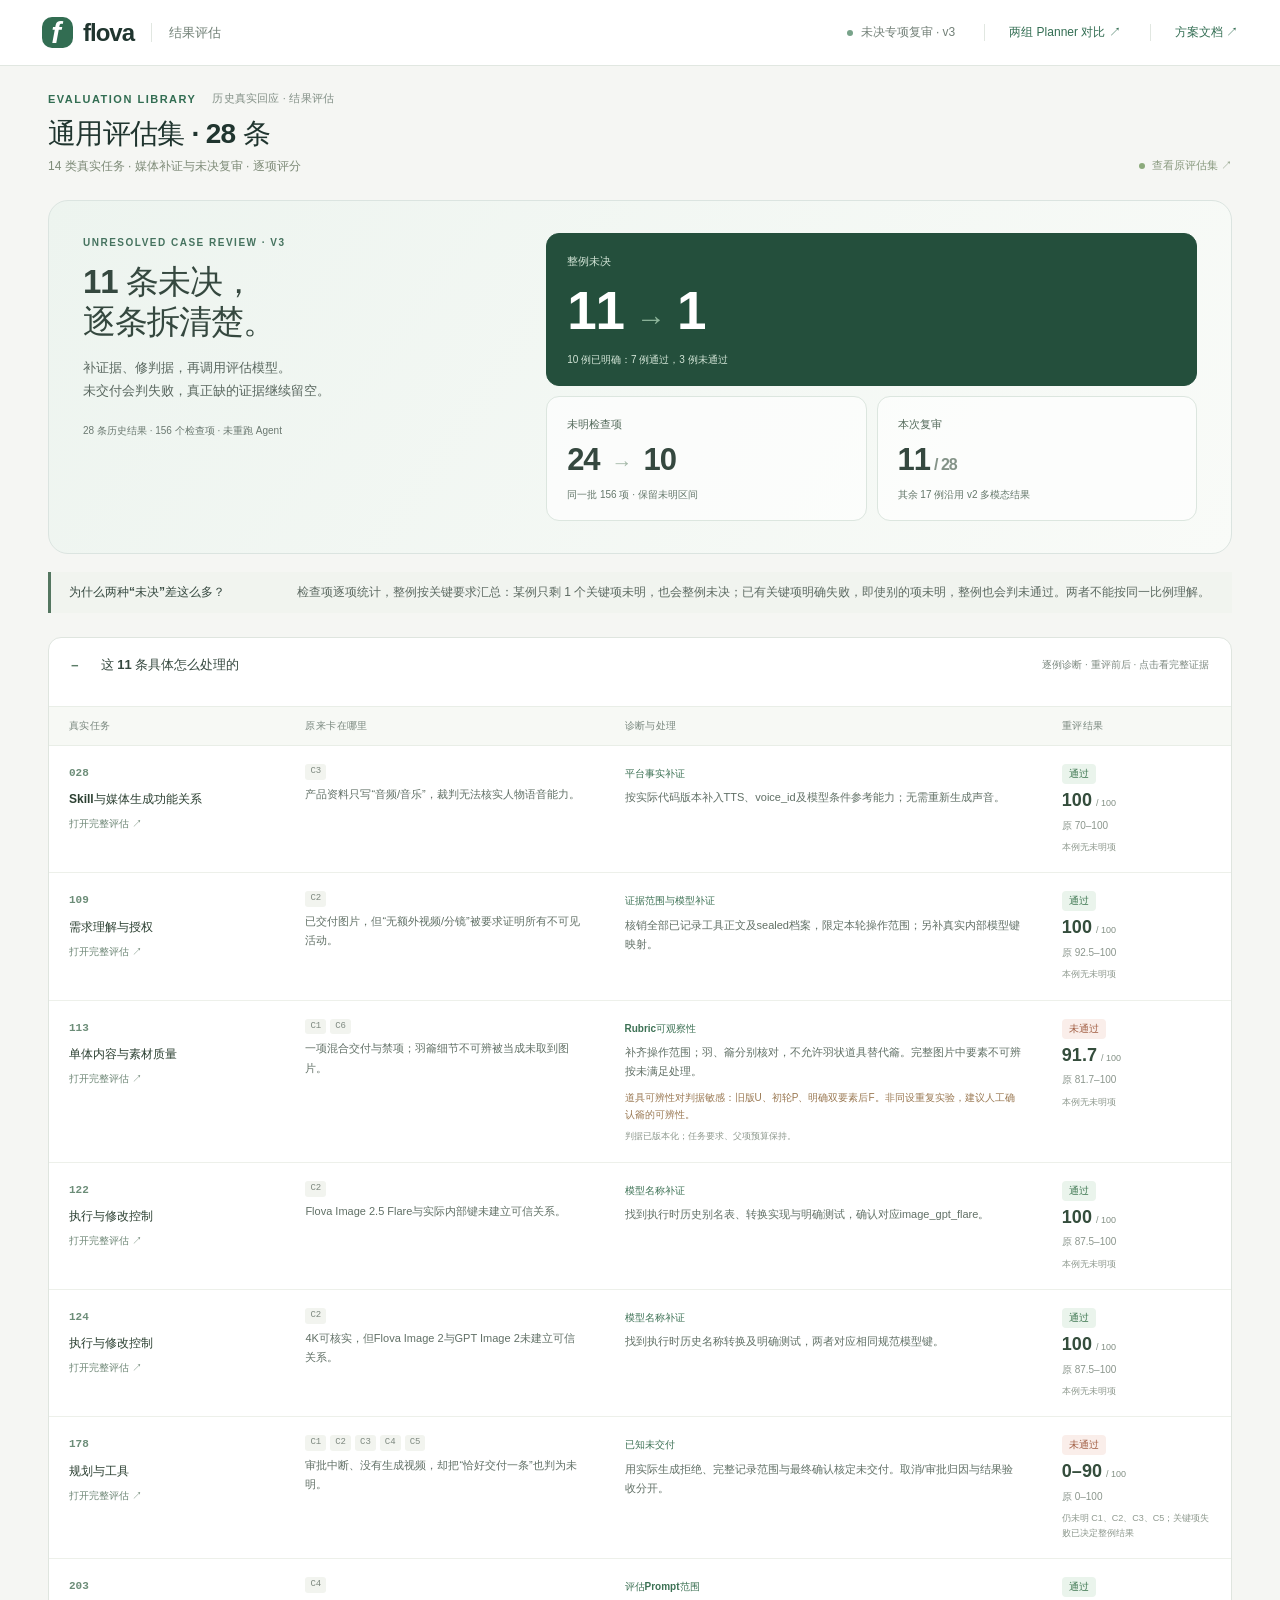
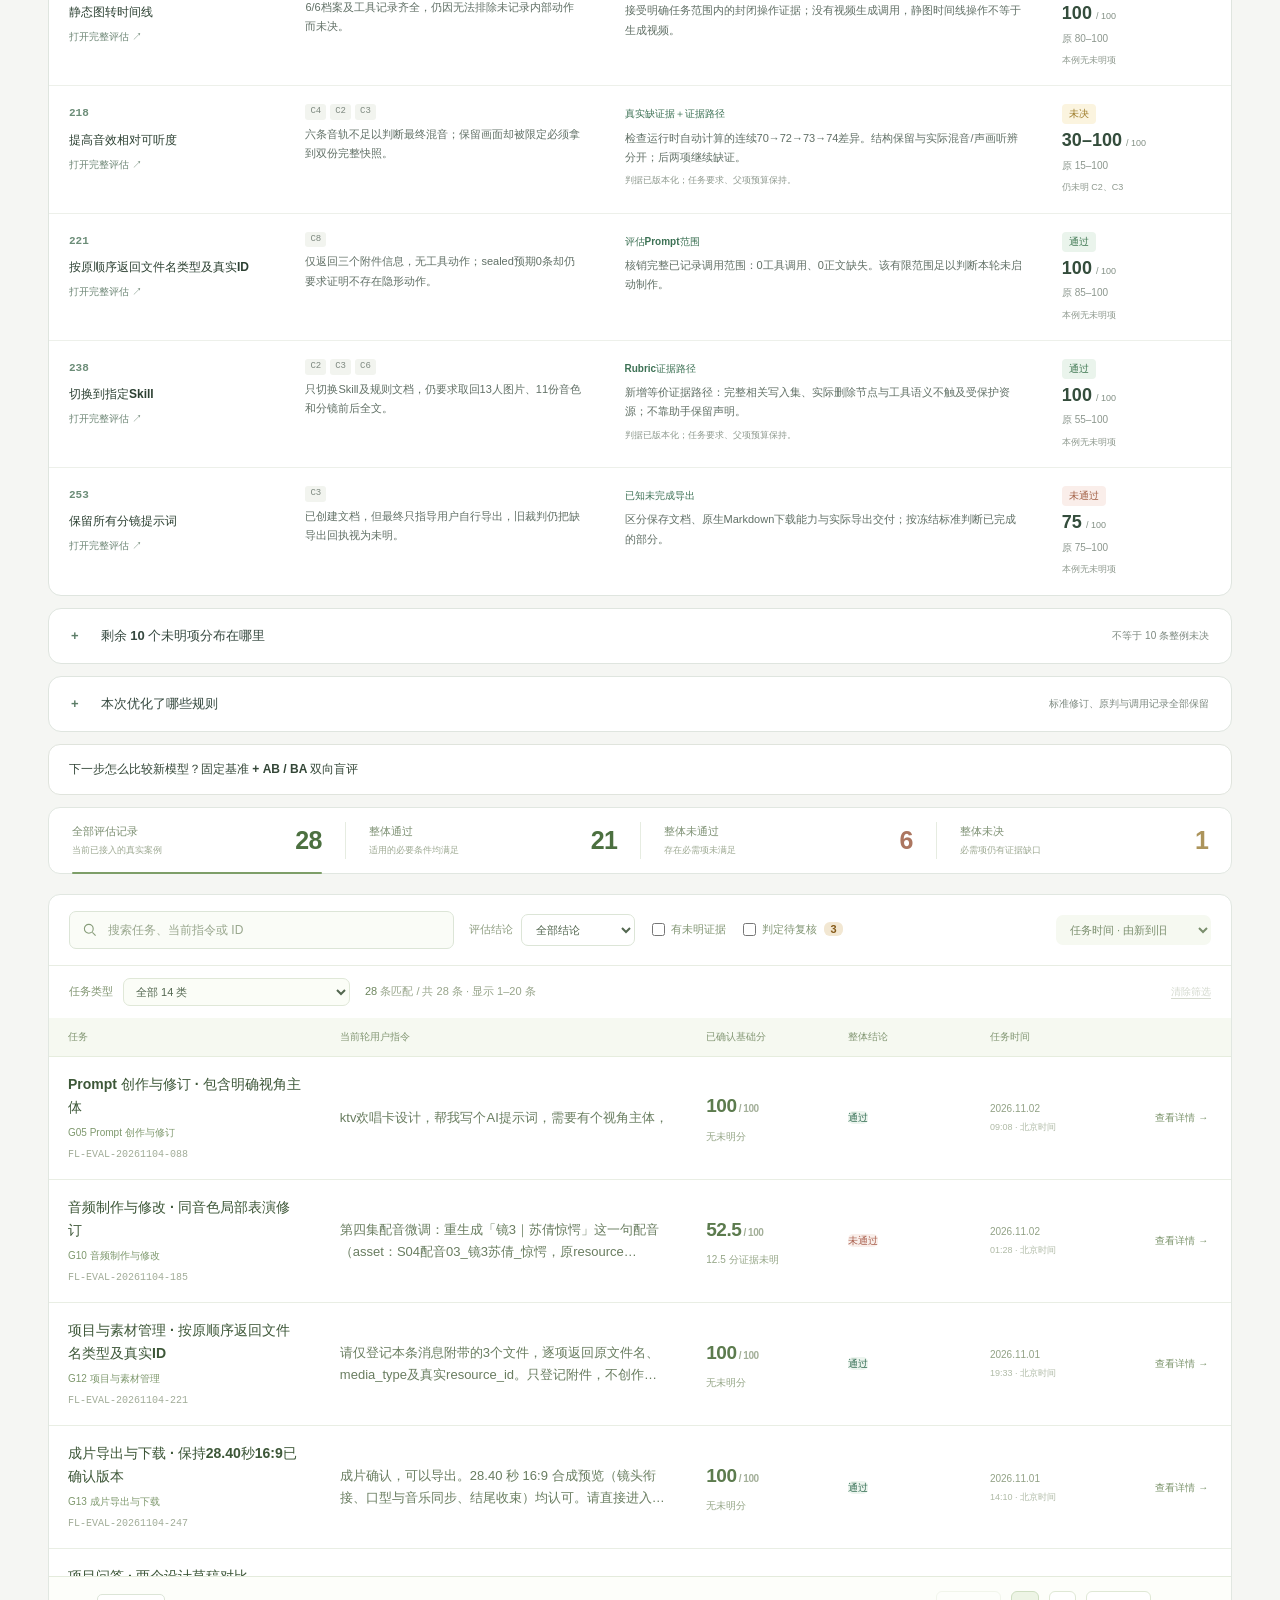
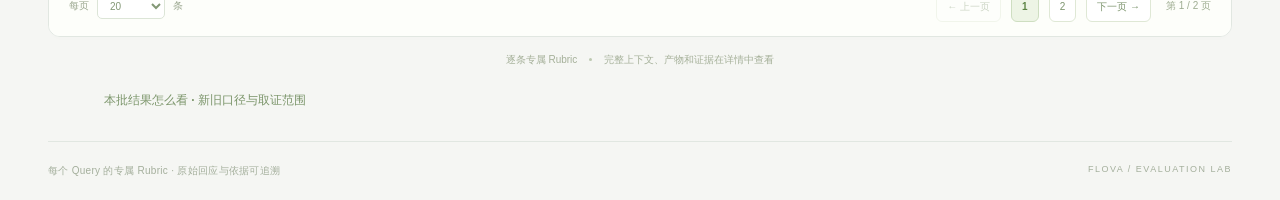
<file: docs/index.html>
<!doctype html>
<html lang="zh-CN">
<head>
  <meta charset="UTF-8">
  <meta name="viewport" content="width=device-width, initial-scale=1.0">
  <meta name="description" content="搜索和筛选 Flova 评估记录，逐条查看上文轨迹、当前指令、模型产物、Rubric 判断与最终合分。">
  <meta name="theme-color" content="#f5f6f3">
  <title>Flova · 通用评估集 28 条</title>
  <link rel="stylesheet" href="./styles.css?v=audit-v3-20261105">
  <script defer src="./catalog-data.js?v=audit-v3-20261105"></script>
  <script defer src="./app.js?v=audit-v3-20261105"></script>
  <script defer src="./multimodal-overview.js?v=audit-v3-20261105"></script>
</head>
<body>
  <header class="topbar">
    <a class="brand" href="#view=list" aria-label="Flova 评估记录首页"><span class="brand-mark">f</span><strong>flova</strong><span class="brand-divider"></span><span class="brand-label">结果评估</span></a>
    <div class="topbar-meta"><span class="live-dot"></span><span>未决专项复审 · v3</span><a href="./planner-comparison/">两组 Planner 对比 ↗</a><a href="https://flova-team.feishu.cn/wiki/CEMMwopc6iKkmWkYy9hcMqAYnGc" target="_blank" rel="noopener">方案文档 ↗</a></div>
  </header>
  <main class="workspace">
    <section id="catalog-view" aria-labelledby="catalog-title">
      <div class="page-kicker"><span>EVALUATION LIBRARY</span><span>历史真实回应 · 结果评估</span></div>
      <div class="catalog-heading"><div><h1 id="catalog-title">通用评估集 · 28 条</h1><p>14 类真实任务 · 媒体补证与未决复审 · 逐项评分</p></div><a class="catalog-snapshot" href="https://flova-lab.rain-boat.com/datasets/904bf267-f0bb-4d9f-9b46-cf44550d29c9" target="_blank" rel="noopener"><i></i>查看原评估集 ↗</a></div>
      <div id="multimodal-overview"></div>
      <div id="catalog-stats" class="catalog-stats" aria-label="全部评估记录概况"></div>
      <section class="catalog-card" aria-label="搜索和筛选评估记录">
        <div class="catalog-toolbar">
          <label class="catalog-search"><svg viewBox="0 0 20 20" aria-hidden="true"><circle cx="8.5" cy="8.5" r="5.5"/><path d="m13 13 4 4"/></svg><span class="sr-only">搜索任务、当前指令或 ID</span><input id="catalog-search" type="search" placeholder="搜索任务、当前指令或 ID" autocomplete="off"></label>
          <div class="catalog-filters">
            <label class="catalog-select"><span>评估结论</span><select id="catalog-outcome"><option value="all">全部结论</option value="pass">整体通过</option><option value="fail">整体未通过</option><option value="undetermined">整体未决</option></select></label>
            <label class="catalog-check"><input id="catalog-unknown" type="checkbox"><span>有未明证据</span></label>
            <label class="catalog-check review-filter"><input id="catalog-review" type="checkbox"><span>判定待复核 <b id="review-count">0</b></span></label>
          </div>
          <label class="catalog-sort"><span class="sr-only">排序方式</span><select id="catalog-sort"><option value="newest">任务时间 · 由新到旧</option><option value="oldest">任务时间 · 由旧到新</option><option value="score-asc">已确认分 · 由低到高</option><option value="score-desc">已确认分 · 由高到低</option></select></label>
        </div>
        <div class="catalog-resultbar"><div class="group-filter"><label for="catalog-group">任务类型</label><select id="catalog-group"><option value="all">全部 14 类</option></select><p id="catalog-count" aria-live="polite">正在读取记录…</p></div><button id="catalog-reset" class="catalog-clear" type="button">清除筛选</button></div>
        <div id="catalog-results" class="catalog-results"></div>
        <footer class="catalog-pagination-bar"><label class="catalog-size-label">每页<select id="catalog-size" aria-label="每页记录数"><option value="20">20</option><option value="50">50</option><option value="100">100</option></select>条</label><div id="catalog-pagination" class="catalog-pagination" aria-label="评估记录分页"></div></footer>
      </section>
      <p class="catalog-help"><span>逐条专属 Rubric</span><i></i><span>完整上下文、产物和证据在详情中查看</span></p>
      <details class="batch-scope"><summary>本批结果怎么看 · 新旧口径与取证范围</summary><p>每个 Query 根据完整已记录公开上文与当前指令生成专属 Rubric。v2补齐真实媒体，重新调用 GPT-5.6-terra（文字与图片）及 Gemini 3.1 Pro（音视频）评估；未重跑 Agent。</p><p>v2将父项固定预算均分给适用检查项：满足得本项分，未满足得0，证据未明保留区间。必要项失败仍判未通过。旧版“全部检查通过才得父项分”完整保留；时长检查只按来源校准了185/C5一项。新旧变化同时涉及取证、模型和判据澄清，不能全部归因为多模态能力。</p><p>分数区间不取中点；整例未决与未知检查项分别统计。中断且没有可评内容的2例仍保留在28条交付统计，单列退出内容比较。v3另对11条原未决用例补证及校准判据后重评，其余17条沿用v2。程序引用校验通过不等于人工金标。本页保留v3历史快照，当时的A/B对比分与综合分未填值。两组新候选的完整评估已更新至<a href="./planner-comparison/">Planner对比页面</a>。</p></details>
    </section>
    <section id="detail-view" hidden aria-labelledby="page-title">
      <div class="detail-navigation"><button id="detail-back" type="button" class="detail-back">← 返回列表</button><div class="record-navigation" aria-label="切换当前筛选中的记录"><span id="detail-position"></span><button id="detail-prev" type="button" aria-label="上一条评估">← 上一条</button><button id="detail-next" type="button" aria-label="下一条评估">下一条 →</button></div></div>
      <div class="page-kicker"><span>TASK REVIEW</span><span>上下文 · 产物 · 逐条判定</span></div>
      <div class="page-heading"><div><h1 id="page-title">评估详情</h1><p id="page-subtitle">从上文到最终合分，查看这一轮的完整依据。</p></div></div>
      <div class="reading-layout"><div id="review-content" class="review-content" aria-live="polite"></div><aside id="result-rail" class="result-rail" aria-label="本轮结果与阅读导航"></aside></div>
    </section>
    <footer class="page-footer"><span>每个 Query 的专属 Rubric · 原始回应与依据可追溯</span><span>FLOVA / EVALUATION LAB</span></footer>
  </main>
  <aside id="drawer" class="drawer" role="dialog" aria-modal="true" aria-labelledby="drawer-title" aria-hidden="true" hidden inert>
    <header class="drawer-header"><div><div class="eyebrow">SOURCE &amp; ARTIFACT</div><h2 id="drawer-title">查看原文</h2></div><button id="drawer-close" class="icon-button" aria-label="关闭详情"><svg viewBox="0 0 24 24" aria-hidden="true"><path d="m6 6 12 12M18 6 6 18"/></svg></button></header>
    <div id="drawer-body" class="drawer-body"></div>
  </aside>
  <div id="toast" class="toast" role="status" aria-live="polite"></div>
  <noscript>请启用 JavaScript，以搜索评估记录和查看任务详情。</noscript>
</body>
</html>
</file>
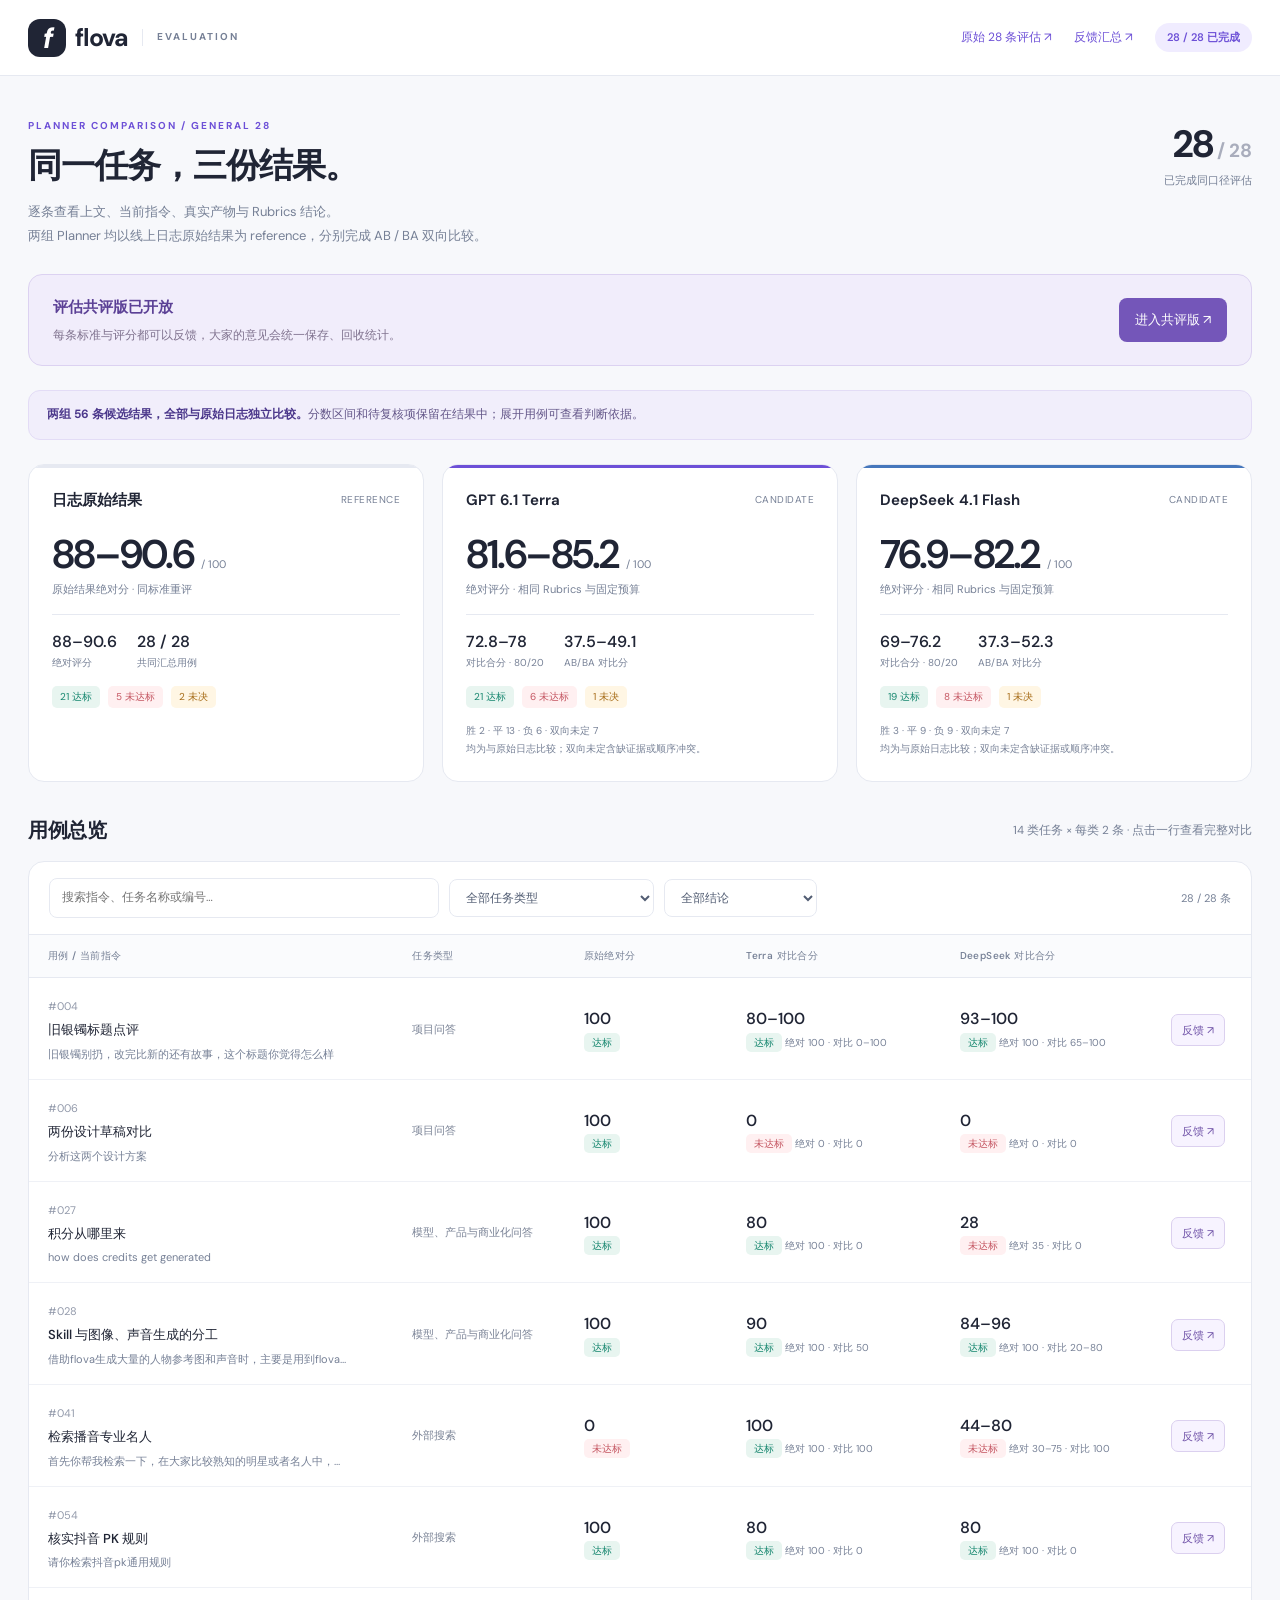
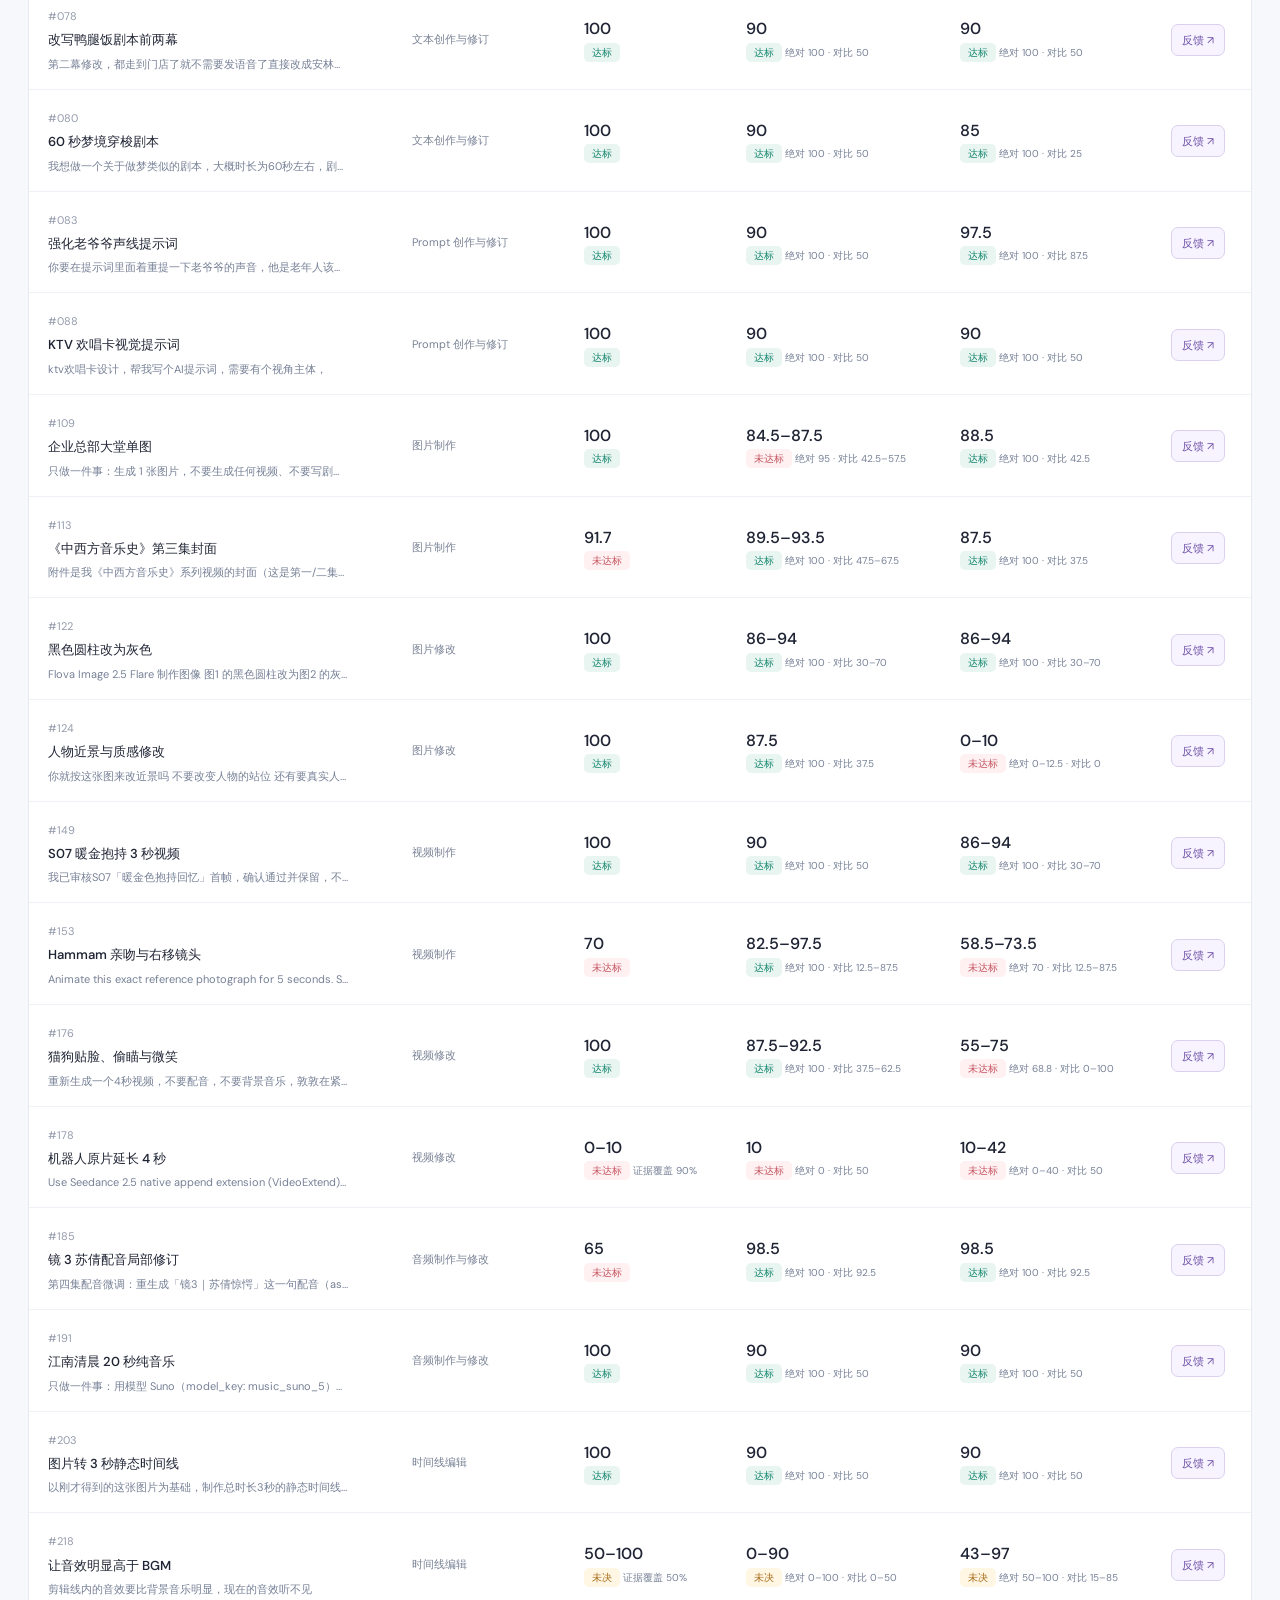
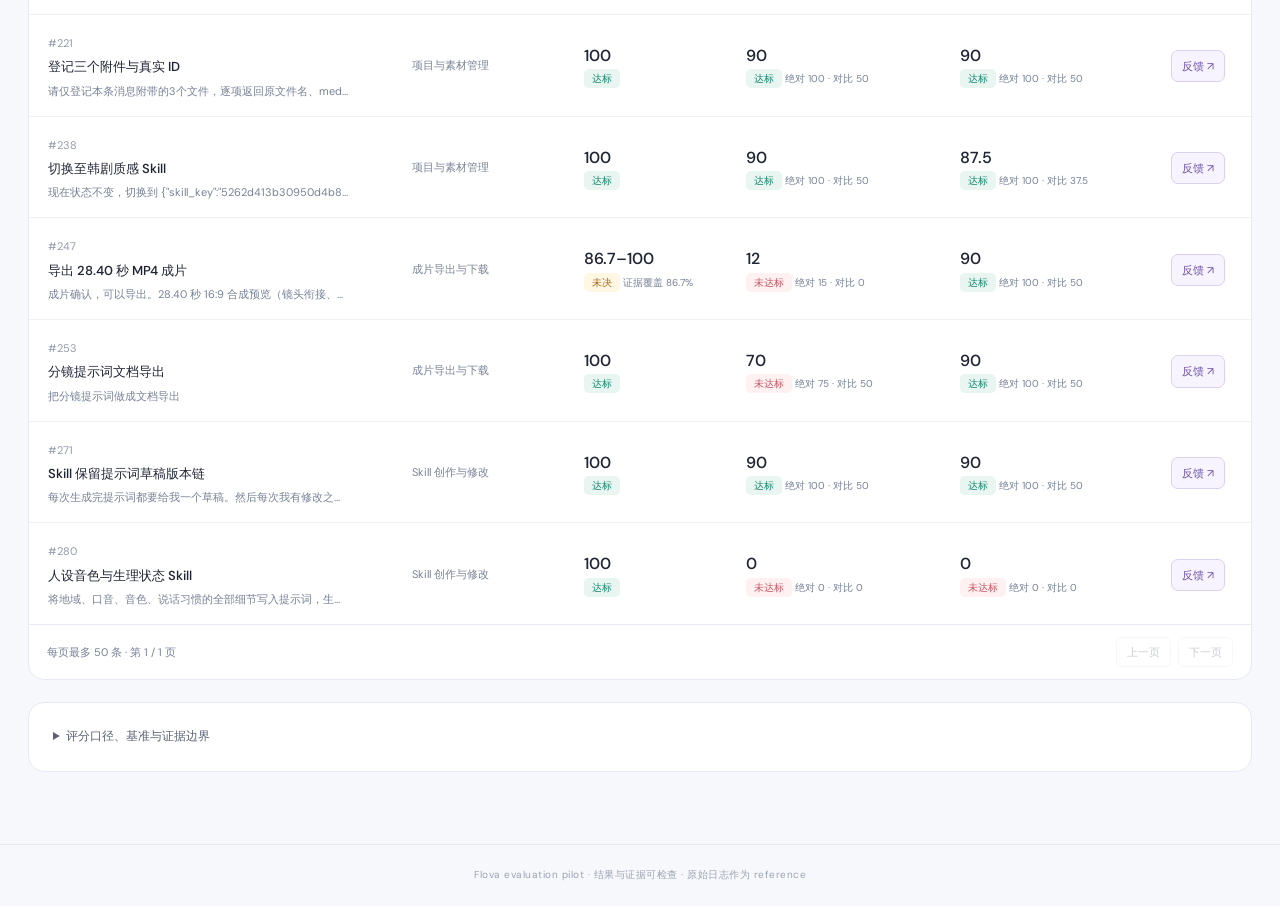
<file: docs/planner-comparison/index.html>
<!doctype html><html lang="zh-CN"><head><meta charset="utf-8"><meta name="viewport" content="width=device-width,initial-scale=1"><title>Flova · Planner 评估对比</title><meta name="description" content="28 条同题评估：历史原始结果、GPT 6.1 Terra 与 DeepSeek 4.1 Flash。逐项 Rubrics、真实产物、AB/BA 双向比较与评分证据。"><link rel="stylesheet" href="styles.css?v=feedback-20261106-r1"></head><body>
<header class="topbar"><a class="brand" href="#"><span class="brandmark">f</span>flova <span class="brandtype">EVALUATION</span></a><div class="toplinks"><a href="../">原始 28 条评估 ↗</a><a href="https://flova-evaluation-feedback.qiya649018.chatgpt.site/feedback/index.html" target="_blank" rel="noopener">反馈汇总 ↗</a><span class="livepill" id="phase">正在载入</span></div></header>
<main id="app"><div class="loading">正在载入评估结果…</div></main><footer>Flova evaluation pilot · 结果与证据可检查 · 原始日志作为 reference</footer><dialog id="evidence-dialog"><div class="dialoghead"><strong id="evidence-title">证据</strong><button aria-label="关闭证据" id="close-dialog">✕</button></div><pre id="evidence-content"></pre></dialog><script src="app.js?v=planner-20261106-r2"></script><script src="collaborate.js?v=feedback-20261106-r1"></script></body></html>
</file>
<file: docs/styles.css>
:root{--bg:#f5f6f3;--paper:#fff;--ink:#20352f;--text:#35483f;--muted:#738078;--line:#e1e7e1;--green:#326d52;--green-soft:#edf5ef;--red:#a85e4c;--red-soft:#f9efeb;--amber:#957137;--amber-soft:#f8f3e8;--radius:14px;font-family:Inter,-apple-system,BlinkMacSystemFont,"Segoe UI","PingFang SC","Hiragino Sans GB","Microsoft YaHei",sans-serif;color:var(--text);background:var(--bg);font-size:14px;font-synthesis:none}
*{box-sizing:border-box}body{margin:0}button,a,input{font:inherit}button,a{touch-action:manipulation}button{cursor:pointer}a{color:var(--green);text-decoration:none}a:hover{text-decoration:underline}button:focus-visible,a:focus-visible,summary:focus-visible{outline:3px solid #a2c9ad;outline-offset:4px}button{color:inherit}button svg{width:20px;height:20px;fill:none;stroke:currentColor;stroke-width:1.6}h1,h2,h3,h4,p{margin:0}summary{cursor:pointer}summary::-webkit-details-marker{display:none}summary{list-style:none}details[open]>summary{margin-bottom:14px}::selection{background:#d9eadc}
.topbar{height:74px;display:flex;align-items:center;justify-content:space-between;padding:0 42px;background:#fff;border-bottom:1px solid var(--line)}.brand{display:flex;align-items:center;gap:10px;color:var(--ink);text-decoration:none!important}.brand-mark{width:31px;height:31px;border-radius:10px;background:var(--green);color:white;font-size:29px;font-weight:700;line-height:32px;text-align:center;font-style:italic;padding-right:3px}.brand strong{font-size:24px;letter-spacing:-1px}.brand-divider{height:19px;width:1px;background:var(--line);margin:0 7px}.brand-label{font-size:13px;font-weight:500;color:#718076}.topbar-meta{display:flex;align-items:center;gap:8px;font-size:12px;color:var(--muted)}.topbar-meta a{margin-left:21px;padding-left:24px;border-left:1px solid var(--line)}.live-dot{height:6px;width:6px;background:#78a38a;border-radius:50%}.workspace{max-width:1248px;margin:auto;padding:34px 32px 0}.page-kicker{display:flex;align-items:center;gap:16px;font-size:11px;letter-spacing:1.5px;color:var(--green);font-weight:650}.page-kicker>span+span{letter-spacing:.2px;color:#839087;font-weight:400}.page-heading{display:flex;justify-content:space-between;align-items:flex-end;margin:14px 0 26px}.page-heading h1{font-size:30px;letter-spacing:-.8px;line-height:1.4;font-weight:650;color:var(--ink)}.page-heading p{margin-top:8px;font-size:14px;color:var(--muted)}.snapshot{font-size:11px;color:#8b968e;display:grid;gap:5px;text-align:right}.snapshot b{font-size:12px;font-weight:500;letter-spacing:.8px;color:#66786c}.case-switcher{display:grid;grid-template-columns:repeat(3,minmax(0,1fr));gap:10px;margin-bottom:26px;padding:5px;background:#e9eee8;border-radius:13px}.case-button{position:relative;border:1px solid transparent;background:transparent;border-radius:9px;padding:14px 15px;text-align:left;display:flex;align-items:center;gap:12px;min-width:0}.case-button:hover{background:#f7f9f5}.case-button[aria-selected=true],.case-button.active{background:#fff;border-color:#c7d8c9;box-shadow:0 2px 7px #28402c05}.case-number,.case-index{display:flex;align-items:center;justify-content:center;width:28px;height:28px;flex:0 0 28px;background:#dfe8df;border-radius:8px;font-size:11px;letter-spacing:1px;color:#718672}.case-button[aria-selected=true] .case-number,.case-button[aria-selected=true] .case-index{background:var(--green-soft);color:var(--green)}.case-label,.case-name{display:block;font-size:14px;font-weight:600;color:var(--ink)}.case-meta,.case-caption{display:block;font-size:11px;color:var(--muted);margin-top:5px;font-weight:400}.case-button .status-pill{margin-left:auto}.reading-layout{display:grid;grid-template-columns:minmax(0,1fr) 245px;gap:25px;align-items:start}.review-content{display:grid;gap:19px;min-width:0}.section-card{background:var(--paper);border:1px solid var(--line);border-radius:var(--radius);padding:23px 25px;scroll-margin-top:22px}.section-heading{display:flex;align-items:center;gap:10px;margin-bottom:20px}.section-number{font-size:11px;font-weight:650;letter-spacing:.4px;color:#6d8b75;background:#f0f5ee;border:1px solid #e5ece1;border-radius:6px;padding:5px 6px;line-height:1}.section-title{font-size:18px;font-weight:650;line-height:1.4;color:var(--ink);letter-spacing:-.2px}.section-note{font-size:12px;color:var(--muted);margin-left:auto;font-weight:400}.eyebrow{font-size:10px;font-weight:600;letter-spacing:1.7px;color:#7e9283}.row{display:flex;align-items:center;gap:10px;flex-wrap:wrap}.stack{display:grid;gap:12px}.button{display:inline-flex;align-items:center;gap:7px;justify-content:center;border:1px solid #dce5dc;background:#fff;border-radius:7px;padding:8px 12px;font-size:12px;line-height:1.4;white-space:nowrap;color:var(--green)}.button:hover{background:#f4f8f2;text-decoration:none}.button.primary{background:var(--green);border-color:var(--green);color:#fff}.button.subtle{background:#f7f9f5;border-color:#e6ece3}.icon-button{display:flex;align-items:center;justify-content:center;border:1px solid var(--line);background:white;border-radius:8px;width:34px;height:34px}.status-pill{display:inline-flex;gap:5px;align-items:center;justify-content:center;white-space:nowrap;border-radius:5px;padding:4px 7px;font-size:11px;font-weight:550;line-height:1.3;background:#f0f2ef;color:#758079}.status-pill.pass,.status-pill.P{background:var(--green-soft);color:var(--green)}.status-pill.fail,.status-pill.F{background:var(--red-soft);color:var(--red)}.status-pill.unknown,.status-pill.U{background:var(--amber-soft);color:var(--amber)}.status-pill.na{background:#f1f2ef;color:#858c85}.history-preview{display:grid;gap:12px}.history-message{border:1px solid #e8ede6;background:#fafbf8;border-radius:9px;padding:14px 16px}.history-message.user{background:#f5f8f2;border-color:#e4ebdf}.message-meta{display:flex;align-items:center;gap:8px;flex-wrap:wrap;font-size:11px;color:#8b968a;margin-bottom:7px}.message-meta strong{font-size:11px;font-weight:600;color:#68806b}.message-copy{font-size:13px;line-height:1.85;color:#53634f;overflow-wrap:anywhere;white-space:pre-wrap}.message-copy button,.source-link{border:0;padding:0;background:none;color:var(--green);font-size:12px;text-decoration:underline;text-underline-offset:3px}.history-all{margin-top:15px}.history-all>summary,.response-more>summary,.technical-records>summary,.review-warning>summary{color:var(--green);font-size:12px;display:flex;align-items:center;gap:8px}.history-all>summary:before,.response-more>summary:before,.technical-records>summary:before,.review-warning>summary:before{content:'＋';font-size:15px;color:#96aa95}.history-all[open]>summary:before,.response-more[open]>summary:before,.technical-records[open]>summary:before,.review-warning[open]>summary:before{content:'−'}.history-all[open] .history-message{margin-top:12px}.current-query{font-size:18px;font-weight:500;line-height:1.8;color:#294a36;white-space:pre-wrap;overflow-wrap:anywhere;padding:1px 0 3px}.response-copy{font-size:14px;line-height:1.85;color:#445748;overflow-wrap:anywhere}.response-copy p+p{margin-top:11px}.response-note{font-size:12px;line-height:1.7;color:#7f8b7f;margin-top:12px}.response-more{margin-top:15px}.response-more[open]{padding:14px;background:#fafbf8;border-radius:8px}.artifact-card{display:flex;align-items:center;gap:14px;background:#f6f9f3;border:1px solid #e0e9d9;border-radius:10px;padding:15px 16px;margin-top:18px;text-align:left;width:100%}.artifact-card strong{display:block;font-size:13px;font-weight:600;color:#3c6043;line-height:1.5}.artifact-card p,.artifact-card small{display:block;font-size:11px;color:#7b8e7a;margin-top:4px}.artifact-icon{display:flex;align-items:center;justify-content:center;width:36px;height:40px;border:1px solid #d6e2d1;border-radius:6px;color:#6f926a;background:#fff;flex-shrink:0}.artifact-card .button{margin-left:auto}.no-artifact{display:flex;align-items:center;gap:8px;margin-top:16px;font-size:12px;color:#84907f;padding:11px 0 0;border-top:1px dashed #e5eadf}.trace-toggle{border-top:1px solid var(--line);margin-top:20px;padding-top:16px}.trace-toggle>summary{font-size:12px;font-weight:550;color:#526e58;display:flex;align-items:center;gap:8px}.trace-toggle>summary:before{content:'＋';display:inline-flex;align-items:center;justify-content:center;font-size:17px;font-weight:400;width:21px;height:21px;border:1px solid #dfe7d9;border-radius:5px;color:#789372}.trace-toggle[open]>summary:before{content:'−'}.trace-list{list-style:none;padding:0;margin:18px 0 2px}.trace-item{position:relative;display:grid;grid-template-columns:28px minmax(0,1fr);gap:10px;padding-bottom:18px}.trace-item:not(:last-child):before{position:absolute;content:'';left:11px;top:22px;bottom:0;width:1px;background:#e0e8dc}.trace-marker{width:23px;height:23px;display:flex;align-items:center;justify-content:center;background:#f3f7ef;border:1px solid #e0e9d9;border-radius:50%;font-size:10px;color:#79906f;z-index:1}.trace-body{font-size:12px;line-height:1.8;min-width:0;overflow-wrap:anywhere;color:#62715b}.trace-body strong{color:#3f5b40;font-size:12px}.trace-meta{font-size:11px;color:#899782;margin:2px 0 7px}.trace-body details{margin-top:7px}.trace-body summary{font-size:11px;color:#7a9071}.trace-body pre{max-height:240px;overflow:auto;white-space:pre-wrap;font-size:11px;background:#f7f9f4;padding:12px;border-radius:7px}.subsection-heading{font-size:13px;font-weight:600;color:#4d684d;margin:22px 0 12px}.rubric-table{border:1px solid #e0e7dc;border-radius:10px;overflow:hidden}.rubric-table-head,.rubric-table-header{display:grid;grid-template-columns:minmax(0,1.18fr) 94px minmax(0,1fr);gap:16px;background:#f7f9f4;padding:12px 15px;color:#879580;font-size:11px}.rubric-row+.rubric-row{border-top:1px solid #e5eadf}.rubric-main{display:grid;grid-template-columns:minmax(0,1.18fr) 94px minmax(0,1fr);gap:16px;padding:17px 15px;align-items:start}.rubric-main:hover{background:#fbfcf8}.rubric-row[open]>.rubric-main{margin:0;background:#f8faf5}.rubric-name{font-size:13px;font-weight:600;color:#3a553b;line-height:1.7;min-width:0}.rubric-name>span:first-child,.rubric-id{font-size:10px;letter-spacing:.4px;color:#8c9a85;font-weight:450;margin-right:5px}.rubric-standard{font-size:12px;line-height:1.85;font-weight:400;color:#68765f;margin-top:5px}.rubric-score{display:flex;flex-direction:column;align-items:flex-start;gap:7px;white-space:nowrap;font-size:14px;font-weight:650;color:#435c3d}.rubric-score small{font-size:10px;color:#909b89;font-weight:400}.rubric-score .score-value{font-size:15px}.rubric-reason{font-size:12px;font-weight:400;line-height:1.85;color:#65735d;overflow-wrap:anywhere}.rubric-reason:after{content:'展开依据 ↗';display:block;font-size:10px;color:#8a9b80;margin-top:7px}.rubric-details{border-top:1px dashed #e2eadb;background:#fafcf7;padding:17px 19px;font-size:12px;line-height:1.85;color:#62735a}.rubric-details h4{font-size:12px;color:#4a6846;font-weight:600;margin:16px 0 7px}.rubric-details h4:first-child{margin-top:0}.check-row{padding:10px 0;border-bottom:1px solid #e5ecdf}.check-row:last-child{border-bottom:0}.check-heading{display:flex;align-items:center;gap:8px;font-size:12px;font-weight:550;margin-bottom:6px}.anchor-grid{display:grid;grid-template-columns:repeat(2,minmax(0,1fr));gap:8px}.anchor-list{list-style:none;padding:0;display:grid;gap:6px}.anchor,.anchor-list li{background:#f1f5ec;border:1px solid #e4ebdc;border-radius:7px;padding:10px 12px;font-size:11px;line-height:1.8;color:#718265}.anchor strong{color:#5e7854}.evidence-quote{margin:8px 0;padding:9px 12px;border-left:2px solid #b9cdb1;background:#f3f7ee;font-size:12px;color:#667b5c;line-height:1.8;white-space:pre-wrap}.quality-list{display:grid;gap:10px}.quality-item{padding:13px 15px;border:1px solid #e2e8df;border-radius:8px;display:flex;gap:14px;align-items:start;font-size:12px;color:#687761;line-height:1.85}.quality-item strong{font-size:12px;color:#4b6544}.quality-grade{margin-left:auto;font-size:16px;white-space:nowrap;color:#637f59;font-weight:600}.quality-note{font-size:11px;color:#91a084;margin-bottom:12px}.total-card{background:linear-gradient(115deg,#f4f8ef,#fff 73%);border-color:#d5e2cd}.total-head{display:flex;align-items:center;justify-content:space-between;gap:15px}.total-score{display:flex;align-items:baseline;gap:7px;color:#2e5837;font-size:39px;font-weight:650;letter-spacing:-1.8px;line-height:1.2}.total-score small{font-size:14px;color:#84957a;letter-spacing:0;font-weight:400}.sum-row{display:flex;justify-content:space-between;gap:15px;align-items:center;margin-top:19px}.sum-formula{font-size:13px;line-height:1.9;color:#607b54}.score-track{display:flex;width:100%;height:8px;border-radius:5px;overflow:hidden;background:#e8eee2;margin-top:19px}.score-part.met{background:#82a278}.score-part.unknown{background:#d7c38c;background-image:repeating-linear-gradient(125deg,transparent,transparent 4px,#e3d4ad 4px,#e3d4ad 7px)}.score-part.failed{background:#cd9b88}.score-legend{display:flex;flex-wrap:wrap;gap:14px;margin-top:11px;font-size:11px;color:#8d9a82}.score-legend span{display:flex;align-items:center;gap:5px}.score-legend i{width:6px;height:6px;border-radius:2px;background:#82a278}.score-legend .unknown i{background:#d7c38c}.score-legend .failed i{background:#cd9b88}.total-note{font-size:12px;line-height:1.85;color:#7b8b6f;margin-top:14px;padding-top:13px;border-top:1px solid #e1e9da}.review-warning{border:1px solid #eadfc4;border-radius:9px;padding:13px 15px;margin-top:16px;background:#fcfaf5}.review-warning>summary{color:#a48a51}.review-warning p,.review-warning li{font-size:12px;line-height:1.85;color:#928361;margin:10px 0}.technical-records{padding:0 5px}.technical-records>summary{font-size:11px;color:#91a085}.technical-records[open]{border:1px solid #e1e8db;border-radius:9px;background:#fafcf7;padding:15px}.technical-records dl{display:grid;grid-template-columns:120px minmax(0,1fr);font-size:11px;gap:9px;color:#849577}.technical-records dt{color:#637e55}.technical-records dd{margin:0;overflow-wrap:anywhere}.technical-records pre,.raw-json{white-space:pre-wrap;font-size:11px;line-height:1.65;color:#607653;background:#f2f7ed;border:1px solid #e3ecda;border-radius:7px;padding:14px;max-height:65vh;overflow:auto;tab-size:2;overflow-wrap:anywhere}.result-rail{position:sticky;top:22px;display:grid;gap:15px}.rail-card{background:white;border:1px solid var(--line);border-radius:12px;padding:21px 19px}.rail-card .eyebrow{font-size:10px;letter-spacing:1px}.rail-outcome{margin-top:14px;font-size:20px;font-weight:650;color:var(--green)}.rail-outcome.fail{color:var(--red)}.rail-outcome.unknown{color:var(--amber)}.rail-score{font-size:37px;line-height:1.3;font-weight:650;color:#365b3d;letter-spacing:-1.5px;margin:12px 0 7px}.rail-score small{font-size:13px;font-weight:400;letter-spacing:0;color:#99a68f}.rail-card p{font-size:12px;line-height:1.85;color:#849477}.rail-card .status-pill{margin-top:10px}.rail-nav{padding-top:7px;display:grid;gap:3px}.rail-nav a{padding:9px 6px;font-size:12px;color:#7a8e70;display:flex;align-items:center;gap:12px}.rail-nav a span{font-size:10px;letter-spacing:.5px;color:#a0af96}.rail-nav a:hover{background:#f0f6e9;border-radius:6px;text-decoration:none;color:#537d40}.rail-source{font-size:11px!important;color:#9aaa8e!important;line-height:1.9;margin:0 6px}.page-footer{margin:30px 0 0;padding:22px 0;border-top:1px solid var(--line);display:flex;justify-content:space-between;gap:12px;font-size:10px;color:#a4af9c;letter-spacing:.3px}.page-footer span:last-child{letter-spacing:1.5px;font-size:9px}.drawer[hidden]{display:none}.drawer{position:fixed;z-index:101;right:0;top:0;width:min(900px,90vw);height:100dvh;background:#fff;border-left:1px solid var(--line);box-shadow:-15px 0 60px #1d3b2620;display:flex;flex-direction:column}.drawer-header{padding:24px 28px;display:flex;justify-content:space-between;align-items:center;border-bottom:1px solid var(--line);flex-shrink:0;gap:20px}.drawer-header h2{font-size:20px;color:#354d39;margin-top:8px;line-height:1.5;overflow-wrap:anywhere}.drawer-body{overflow:auto;padding:25px 28px 50px;min-height:0}.drawer-backdrop{position:fixed;inset:0;background:#182d2040;backdrop-filter:blur(2px);z-index:100}.drawer-content{font-size:13px;line-height:1.9;overflow-wrap:anywhere}.drawer-content .message-meta{margin-bottom:16px}.preserve-lines{white-space:pre-wrap;overflow-wrap:anywhere}.markdown-content{font-size:14px;color:#465b49;line-height:1.9;overflow-wrap:anywhere}.markdown-content p{margin:0 0 12px}.markdown-content h1,.markdown-content h2,.markdown-content h3,.markdown-content h4{margin:21px 0 12px;color:#35533a;line-height:1.6}.markdown-content h1{font-size:22px}.markdown-content h2{font-size:19px}.markdown-content h3{font-size:16px}.markdown-content h4{font-size:14px}.markdown-content strong{font-weight:600;color:#3b553d}.markdown-content ul,.markdown-content ol{padding-left:23px;margin:10px 0}.markdown-content li{padding:3px 0}.markdown-content code{font-size:12px;background:#eff5e9;border-radius:4px;padding:2px 4px;overflow-wrap:anywhere}.markdown-content pre{white-space:pre-wrap;background:#f5f8f0;border:1px solid #e3eadc;padding:14px;border-radius:8px;font-size:12px;overflow:auto}.markdown-content blockquote{border-left:2px solid #bdcdb4;padding:2px 14px;margin:14px 0;color:#7a8e6d}.markdown-table-wrap{width:100%;overflow:auto;border:1px solid #dee7d6;border-radius:8px;margin:15px 0}.markdown-content table{border-collapse:collapse;width:100%;font-size:12px;line-height:1.85}.markdown-content th{background:#f0f5e9;color:#69805a;position:sticky;top:0;font-weight:550}.markdown-content td,.markdown-content th{padding:12px;border:1px solid #e0e8d9;text-align:left;vertical-align:top;min-width:90px}.artifact-document .markdown-content table,.artifact-document table{min-width:1050px}.readable-fields{display:grid;grid-template-columns:130px minmax(0,1fr);gap:10px;font-size:12px;line-height:1.9}.readable-fields dt{color:#718967}.readable-fields dd{margin:0;overflow-wrap:anywhere}.source-locator{font-size:10px;color:#9aac8b;word-break:break-all;margin:9px 0}.toast{position:fixed;bottom:24px;left:50%;transform:translateX(-50%);z-index:120;background:#294631;color:white;font-size:12px;padding:11px 18px;border-radius:8px;box-shadow:0 3px 20px #12331b22;opacity:0;pointer-events:none;transition:opacity .2s}.toast.visible{opacity:1}.loading-state,.empty-state{padding:45px 20px;color:#8b9b7f;font-size:13px;text-align:center}.empty-state{padding:15px;text-align:left;background:#f8faf4;border-radius:8px}mark{background:#edf1cd;color:inherit}
/* Keep the reading surface neutral and readable; green is reserved for hierarchy. */
.message-copy,.response-copy,.markdown-content{color:#465449}.rubric-name{color:#344b3b}.rubric-standard,.rubric-reason{color:#626e62}.rubric-reason{font-size:12px}.section-note,.message-meta,.case-meta{color:#7d887f}.total-note,.rail-card p{color:#75816f}
@media(min-width:1450px){.workspace{max-width:1370px}.reading-layout{grid-template-columns:minmax(0,1fr) 255px;gap:28px}.section-card{padding:25px 28px}.rubric-table-head,.rubric-table-header,.rubric-main{grid-template-columns:minmax(0,1.18fr) 100px minmax(0,1fr);gap:20px}.rubric-standard,.rubric-reason{font-size:13px}.message-copy{font-size:14px}}
@media(max-width:1100px){.workspace{padding:28px 23px 0}.reading-layout{grid-template-columns:minmax(0,1fr) 215px;gap:18px}.section-card{padding:21px}.rubric-main,.rubric-table-head,.rubric-table-header{grid-template-columns:minmax(0,1.05fr) 82px minmax(0,1fr);gap:12px;padding-left:12px;padding-right:12px}.case-button{padding:12px 10px;gap:9px}.case-button .status-pill{font-size:10px}.rail-card{padding:18px 16px}.section-title{font-size:17px}.rail-score{font-size:32px}}
@media(max-width:850px){.topbar{padding:0 24px}.reading-layout{grid-template-columns:1fr}.result-rail{position:static;order:-1;display:block}.rail-card{padding:16px 20px;display:flex;align-items:center;gap:20px;flex-wrap:wrap}.rail-card .eyebrow{flex-basis:100%}.rail-outcome{margin:0;font-size:18px}.rail-score{margin:0;font-size:29px}.rail-card p{max-width:320px}.rail-nav,.rail-source{display:none}.page-heading h1{font-size:27px}.case-caption,.case-meta{font-size:10px}.case-button .status-pill{display:none}.review-content{gap:16px}.anchor-grid{grid-template-columns:1fr}.section-note{font-size:11px}}
@media(max-width:600px){.topbar{height:63px;padding:0 17px}.brand strong{font-size:21px}.brand-mark{height:28px;width:28px;font-size:26px;line-height:29px}.brand-label{font-size:12px}.topbar-meta>span{display:none}.topbar-meta a{margin:0;padding:0;border:0;font-size:11px}.workspace{padding:25px 14px 0}.page-kicker{gap:10px;font-size:9px;letter-spacing:1px}.page-kicker>span+span{font-size:9px}.page-heading{margin:12px 0 20px}.page-heading h1{font-size:23px;letter-spacing:-.5px}.page-heading p{font-size:12px;line-height:1.75}.snapshot{display:none}.case-switcher{gap:3px;padding:4px;margin-bottom:17px}.case-button{display:block;padding:10px 8px}.case-number,.case-index{display:none}.case-label,.case-name{font-size:12px}.case-caption,.case-meta{font-size:9px;line-height:1.7;margin-top:4px}.section-card{padding:20px 17px;border-radius:11px}.section-heading{gap:8px;flex-wrap:wrap;margin-bottom:17px}.section-title{font-size:16px}.section-note{margin-left:auto;max-width:55%;font-size:10px}.history-message{padding:12px 13px}.message-copy{font-size:12px;line-height:1.85}.current-query{font-size:16px;line-height:1.85}.response-copy,.markdown-content{font-size:13px}.artifact-card{padding:13px 11px;gap:10px}.artifact-card strong{font-size:12px}.artifact-card .button{padding:6px 8px;font-size:10px}.rubric-table-head,.rubric-table-header{display:none}.rubric-main{grid-template-columns:minmax(0,1fr) 78px;gap:10px;padding:15px 12px}.rubric-name{font-size:13px}.rubric-score{align-items:flex-end;font-size:13px}.rubric-reason{grid-column:1/-1;border-top:1px dashed #e6ebdf;padding-top:8px;font-size:12px}.rubric-standard{font-size:12px}.rubric-reason:after{display:inline-block;margin-left:8px;margin-top:0}.rubric-details{padding:14px 12px}.rail-card{gap:13px;padding:15px 17px}.rail-card p{font-size:11px;max-width:100%}.total-score{font-size:32px}.sum-row{display:block}.sum-formula{margin-bottom:9px;font-size:12px}.total-note{font-size:11px}.page-footer{font-size:9px;line-height:1.9}.page-footer span:last-child{display:none}.drawer{width:100vw}.drawer-header{padding:20px}.drawer-header h2{font-size:17px}.drawer-body{padding:20px 18px 40px}.readable-fields{grid-template-columns:90px minmax(0,1fr)}.technical-records dl{grid-template-columns:90px minmax(0,1fr)}.trace-body{font-size:11px}}
@media(prefers-reduced-motion:reduce){*{scroll-behavior:auto!important;transition:none!important}}
/* Bind the continuous review components to the shared visual language. */
.case-button[aria-current=true]{background:#fff;border-color:#bfd4c1;box-shadow:0 2px 7px #28402c05}.case-order{width:28px;height:28px;display:flex;align-items:center;justify-content:center;flex:0 0 28px;background:#dfe8df;border-radius:8px;font-size:10px;letter-spacing:.6px;color:#7a8c77}.case-button[aria-current=true] .case-order{background:var(--green-soft);color:var(--green)}.case-mini{display:block;font-size:11px;line-height:1.6;color:#7e8d7b;margin-top:5px}.section-heading>div{min-width:0}.section-heading .section-note{margin-top:5px;font-size:12px;line-height:1.8}.section-number{align-self:flex-start;margin-top:4px}.history-message.role-user{background:#f5f8f2;border-color:#e4ebdf}.history-message .message-meta .source-link{margin-left:auto;font-size:11px}.full-history,.all-public-text{margin-top:16px}.full-history>summary,.all-public-text>summary,.advanced>summary,.message-parts>summary,.source-original-details>summary,.anchor-details>summary{color:#6c8562;font-size:12px;line-height:1.7}.full-history>summary:before,.all-public-text>summary:before{content:'＋';margin-right:7px;color:#93a38a}.full-history[open]>summary:before,.all-public-text[open]>summary:before{content:'−'}.history-full{display:grid;gap:12px}.public-text-part{padding:15px 16px;margin:10px 0;border:1px solid #e4eade;border-radius:8px;background:#fafcf7}.execution-trace{border-top:1px solid var(--line);margin-top:19px;padding-top:15px}.execution-trace>summary.trace-toggle{display:flex;align-items:center;justify-content:space-between;gap:10px;border:0;padding:0;margin:0;font-size:12px;color:#5f7b53}.execution-trace>summary.trace-toggle>span{display:flex;align-items:center;gap:8px}.execution-trace>summary.trace-toggle>span:before{content:'＋';font-size:17px;width:21px;height:21px;border:1px solid #dfe7d9;border-radius:5px;display:flex;align-items:center;justify-content:center;color:#789372}.execution-trace[open]>summary.trace-toggle>span:before{content:'−'}.execution-trace>summary small{font-size:10px;color:#90a081;font-weight:400}.execution-trace[open]>summary{margin-bottom:15px}.trace-heading{display:flex;justify-content:space-between;align-items:center;gap:10px}.trace-heading .trace-meta{font-size:10px;margin:0}.trace-argument-summary{margin:5px 0}.trace-call h4{margin:10px 0 5px}.rubric-name h3{font-size:14px;line-height:1.7;font-weight:600;display:inline}.rubric-index{font-size:10px;color:#8c9a85;font-weight:400;margin-right:6px}.rubric-reason:after{display:none}.row-expand{display:block;font-size:10px;color:#8a9b80;margin-top:9px}.rubric-score>div{font-weight:400;font-size:11px;color:#8d9985}.rubric-score>div strong{font-weight:650;font-size:17px;color:#415b3c}.rubric-score>div small{display:block;margin-top:4px}.evidence-quote footer{display:flex;flex-wrap:wrap;align-items:center;gap:8px;margin-top:9px}.evidence-quote footer .source-link{font-size:10px;text-decoration:none}.evidence-locator{font-size:9px;overflow-wrap:anywhere;color:#9bab90}.evidence-note{font-size:11px;color:#819773;margin-top:5px}.anchor-details{margin-top:14px}.anchor-list{display:grid;gap:8px;margin:12px 0}.anchor-list>div{border:1px solid #e3eadb;border-radius:7px;padding:10px 12px;background:#f4f8ee;display:grid;grid-template-columns:80px minmax(0,1fr);gap:12px;align-items:start}.anchor-list dt{font-size:11px;font-weight:500}.anchor-list dd{margin:0;font-size:12px}.anchor-group h5{font-size:11px;margin:14px 0 6px}.quality-section{margin-top:24px}.subsection-heading{display:flex;align-items:baseline;gap:12px;margin:0 0 11px}.subsection-heading h3{font-size:13px;font-weight:600}.subsection-heading .section-note{margin:0;font-size:10px}.quality-item{display:block;padding:12px 14px}.quality-item>summary{display:flex;align-items:center;gap:16px;justify-content:space-between}.quality-item>summary strong{font-size:12px}.quality-item>summary small{display:block;font-size:10px;color:#8e9d83;line-height:1.8;font-weight:400}.quality-grade{display:flex;gap:4px;align-items:baseline}.quality-grade strong{font-size:17px!important}.quality-grade small{white-space:nowrap}.quality-details{font-size:12px;line-height:1.9;padding-top:8px;border-top:1px solid #e4ebdd}.total-card{padding:19px;border:1px solid #d8e4d0;border-radius:10px}.total-heading{display:flex;align-items:center;justify-content:space-between;gap:20px}.total-heading>div:first-child{max-width:68%}.total-heading p{font-size:12px;line-height:1.9;margin-top:10px;color:#708363}.total-score{flex:0 0 auto;display:block;font-size:12px;letter-spacing:0;text-align:right;white-space:nowrap}.total-score strong{font-size:37px;letter-spacing:-1.5px;font-weight:650}.total-score span{font-size:12px;color:#8a9a7e}.total-score small{font-size:10px;display:block;color:#95a48a;margin-top:5px}.sum-list{padding-top:11px;margin-top:17px;border-top:1px solid #e0e8d9}.sum-row{font-size:12px;margin-top:0;padding:7px 0;color:#7d8f70;display:flex;justify-content:space-between;gap:15px}.sum-row a{color:#708665}.sum-row>span{white-space:nowrap}.sum-total{margin-top:5px;padding-top:13px;border-top:1px solid #e0e8d9;color:#486c3c}.score-legend span i.unknown{background:#d7c38c}.score-legend span i.failed{background:#cd9b88}.score-range-note{padding:12px;margin-top:13px;border-radius:7px;background:#faf5e9;color:#9f864f;font-size:12px;line-height:1.9}.rail-eyebrow{font-size:10px!important;letter-spacing:1px;color:#93a486!important;margin-bottom:15px!important}.rail-score{margin:15px 0 0}.rail-score>strong{font-weight:650}.rail-score>span{font-size:12px;color:#99a68f;font-weight:400;letter-spacing:0}.rail-score-label{font-size:10px!important;margin-top:3px!important}.rail-unknown{margin-top:13px;font-size:11px!important;line-height:1.9!important;color:#a58d56!important}.rail-result-note{margin-top:12px;font-size:11px!important}.rail-nav{border-top:1px solid #e4eade;margin-top:20px;padding-top:16px;gap:5px}.rail-nav .button{margin-bottom:4px;padding:9px 12px;font-size:11px}.rail-nav .button.primary{background:#326d52;color:white}.rail-nav .button.subtle{background:#f6f9f2}.rail-nav>a:not(.button){padding:6px 3px;font-size:11px}.technical-records{margin-top:17px}.technical-records summary{line-height:1.8}.technical-overview{margin-top:15px}.readable-fields{display:block}.readable-fields>div{display:grid;grid-template-columns:125px minmax(0,1fr);gap:10px;padding:7px 0;border-bottom:1px solid #e7eddf}.readable-fields dt{font-size:11px;color:#829775}.readable-fields dd{font-size:12px;color:#667d58;margin:0}.technical-limitations{font-size:11px;line-height:1.9;padding-left:18px;margin:12px 0;color:#8b9c7b}.advanced{margin-top:12px}.source-original{white-space:pre-wrap;overflow-wrap:anywhere;font:13px/1.95 Inter,-apple-system,BlinkMacSystemFont,"PingFang SC",sans-serif;color:#52664b;margin:0}.source-original-details{margin-top:23px}.drawer-open{overflow:hidden}.drawer-open:before{content:'';position:fixed;inset:0;background:#182d2030;backdrop-filter:blur(1px);z-index:100}.drawer-body .markdown-content table{min-width:1050px}.drawer-body .artifact-document>.markdown-content>h3:first-child{margin-top:0}.muted{color:#8d9b81;font-size:12px}.missing-evidence{margin-top:10px;font-size:12px;color:#a18a51}
@media(max-width:850px){.rail-card .rail-eyebrow{flex-basis:100%;margin-bottom:0!important}.rail-card .rail-score{margin:0}.rail-card .rail-score-label{margin:0!important}.rail-card .rail-result-note{flex-basis:100%;margin-top:0}.rail-card .rail-unknown{margin:0}.section-heading .section-note{max-width:none}}
@media(max-width:600px){.case-order{display:none}.case-mini{font-size:9px;margin-top:3px;line-height:1.7}.section-heading .section-note{font-size:11px;line-height:1.8;margin-top:5px;max-width:none}.rubric-name h3{font-size:13px}.rubric-score>div strong{font-size:15px}.execution-trace>summary.trace-toggle{align-items:flex-start;flex-direction:column;gap:7px}.execution-trace>summary small{margin-left:29px}.quality-item>summary strong{font-size:11px}.subsection-heading{display:block}.subsection-heading .section-note{margin-top:5px}.total-card{padding:15px 13px}.total-heading{gap:13px}.total-heading>div:first-child{max-width:65%}.total-heading p{font-size:11px}.total-score strong{font-size:30px}.sum-row{font-size:11px}.readable-fields>div{grid-template-columns:90px minmax(0,1fr)}.anchor-list>div{grid-template-columns:70px minmax(0,1fr)}.rail-card .rail-eyebrow{margin-bottom:0!important}.rail-card .rail-result-note{margin-top:0}.trace-heading{display:block}.trace-heading .trace-meta{display:block;margin-top:3px}.source-original{font-size:12px}.rubric-score>div{font-size:10px}.current-query .message-meta{font-size:10px}}
.topbar{height:66px}.workspace{padding-top:25px}.page-heading{margin:10px 0 21px}.page-heading h1{font-size:28px}.case-switcher{margin-bottom:22px}.case-button{padding-top:11px;padding-bottom:11px}.history-preview .history-message{padding:11px 14px}.history-preview .message-copy{font-size:13px;line-height:1.7;white-space:normal}.history-preview .message-copy .preserve-lines{white-space:normal}.history-preview .message-meta{margin-bottom:5px}.rubric-row.status-fail{box-shadow:inset 3px 0 #ce9b87;background:#fffcf9}.rubric-row.status-fail .rubric-score>div strong{color:#a86650}.rubric-row.status-unknown{box-shadow:inset 3px 0 #d7c38c}.rubric-row.status-unknown .rubric-score>div strong{color:#a18b53}.section-heading{margin-bottom:17px}.history-preview .message-copy{display:-webkit-box;-webkit-line-clamp:2;-webkit-box-orient:vertical;overflow:hidden}.artifact-card>span:last-child{margin-left:auto;color:#7e9874;font-size:19px}
@media(max-width:600px){.topbar{height:60px}.workspace{padding-top:23px}.page-heading h1{font-size:23px}.history-preview .message-copy{font-size:12px}.case-button{padding:10px 7px}.section-heading{margin-bottom:16px}.case-switcher{margin-bottom:17px}}
.history-preview .message-copy{-webkit-line-clamp:1}.history-preview .history-message{padding-top:10px;padding-bottom:10px}
/* Compact previous-message rows keep the current instruction in the first screen. */
.history-preview .history-message{position:relative;display:grid;grid-template-columns:35px minmax(0,1fr);gap:10px;align-items:center;padding:12px 14px}.history-preview .message-meta{display:contents}.history-preview .message-meta strong{grid-column:1;grid-row:1;font-size:11px}.history-preview .message-meta time{display:none}.history-preview .message-meta .source-link{position:absolute;right:14px;top:13px;font-size:10px}.history-preview .message-copy{grid-column:2;grid-row:1;margin-right:37px;line-height:1.7}.current-query .message-meta{display:none}#instruction .section-heading{margin-bottom:11px}
@media(max-width:600px){.history-preview .history-message{grid-template-columns:29px minmax(0,1fr);gap:7px;padding:11px}.history-preview .message-copy{margin-right:29px}.history-preview .message-meta .source-link{right:11px;top:12px;font-size:9px}.history-preview .message-meta strong{font-size:10px}}
/* Catalog navigation: a paged record index, followed by one full task review. */
[hidden]{display:none!important}.sr-only{position:absolute;width:1px;height:1px;padding:0;margin:-1px;overflow:hidden;clip:rect(0,0,0,0);white-space:nowrap;border:0}input,select{font:inherit}select{cursor:pointer;color:#536750;background:#fff;border:1px solid #dce5d7;border-radius:7px;padding:9px 27px 9px 10px;font-size:12px;line-height:1.4;max-width:100%}select:focus-visible,input:focus-visible{outline:3px solid #bfd6ba;outline-offset:2px}button:disabled{cursor:default;opacity:.4}.catalog-heading{display:flex;justify-content:space-between;align-items:flex-end;margin:12px 0 24px;gap:20px}.catalog-heading h1{font-size:29px;line-height:1.4;font-weight:650;letter-spacing:-.7px;color:var(--ink)}.catalog-heading p{font-size:13px;line-height:1.7;margin-top:8px;color:#7e8b78}.catalog-snapshot{display:flex;align-items:center;gap:7px;white-space:nowrap;font-size:11px;color:#8a9b80;margin-bottom:3px}.catalog-snapshot i{width:6px;height:6px;border-radius:50%;background:#8baa7b}.catalog-stats{display:grid;grid-template-columns:repeat(4,minmax(0,1fr));background:white;border:1px solid var(--line);border-radius:12px;padding:17px 0;margin-bottom:23px}.catalog-stat{padding:1px 23px;position:relative}.catalog-stat+.catalog-stat{border-left:1px solid #e6ece1}.stat-label{display:block;font-size:11px;line-height:1.6;color:#7e9174;font-weight:400}.stat-value{display:block;margin-top:7px;font-size:28px;line-height:1.1;letter-spacing:-.8px;font-weight:600;color:#4c7040}.stat-footnote{display:block;font-size:10px;color:#9da992;margin-top:5px;line-height:1.6}.catalog-stat:nth-child(3) .stat-value{color:#ac7660}.catalog-stat:nth-child(4) .stat-value{color:#ac945b}.catalog-card{background:#fff;border:1px solid var(--line);border-radius:12px;overflow:hidden;box-shadow:0 3px 8px #31432402}.catalog-toolbar{display:flex;align-items:center;gap:15px;padding:18px 20px;border-bottom:1px solid #e8ede3}.catalog-search{display:flex;align-items:center;gap:10px;flex:1;max-width:385px;min-width:180px;border:1px solid #dce5d7;background:#fafcf7;border-radius:7px;padding:10px 12px;color:#879d7a}.catalog-search svg{width:16px;height:16px;flex-shrink:0;stroke:currentColor;stroke-width:1.4;fill:none}.catalog-search input{width:100%;min-width:0;border:0;padding:0;font-size:12px;background:transparent;color:#3f5d36;outline:0}.catalog-search:focus-within{outline:2px solid #bdd3b3;outline-offset:2px}.catalog-search input:focus-visible{outline:0}.catalog-search input::placeholder{color:#99a78e}.catalog-filters{display:flex;align-items:center;gap:17px}.catalog-select{display:flex;align-items:center;gap:8px}.catalog-select>span{font-size:11px;color:#91a084;white-space:nowrap}.catalog-select select{padding-top:8px;padding-bottom:8px;font-size:11px;max-width:125px}.catalog-check{display:flex;align-items:center;gap:6px;font-size:11px;color:#819573;white-space:nowrap;cursor:pointer}.catalog-check input{width:13px;height:13px;margin:0;accent-color:#517a40;cursor:pointer}.catalog-sort{margin-left:auto;flex:0 0 auto}.catalog-sort select{font-size:11px;padding-top:8px;padding-bottom:8px;border:0;background:#f6f9f1;color:#7a8e6d}.catalog-resultbar{display:flex;justify-content:space-between;align-items:center;gap:10px;padding:12px 20px}.catalog-resultbar p{font-size:11px;color:#97a48a;line-height:1.7}.catalog-resultbar p strong{color:#6c855d;font-weight:500}.catalog-clear{border:0;background:transparent;color:#97a48a;font-size:10px;padding:2px 0;text-decoration:underline;text-underline-offset:3px}.catalog-clear:hover{color:#547c41}.catalog-results{min-height:150px}.catalog-table-wrap{width:100%;overflow:auto;max-height:62vh}.catalog-table{width:100%;border-collapse:collapse;table-layout:fixed;text-align:left}.catalog-table th{font-size:10px;color:#95a58a;font-weight:450;background:#f6f9f1;padding:12px 19px;border-bottom:1px solid #e6edde;white-space:nowrap;position:sticky;top:0;z-index:1}.catalog-table th:nth-child(1){width:23%}.catalog-table th:nth-child(2){width:31%}.catalog-table th:nth-child(3){width:12%}.catalog-table th:nth-child(4){width:12%}.catalog-table th:nth-child(5){width:14%}.catalog-table th:nth-child(6){width:8%}.catalog-table td{padding:19px 19px;border-bottom:1px solid #e9eee4;vertical-align:middle;line-height:1.7}.catalog-table tbody tr:last-child td{border-bottom:0}.catalog-table tbody tr:hover{background:#fbfdf8}.catalog-task a{display:block;text-decoration:none;color:#3d5c36}.catalog-task a:hover strong{color:#3f7b38;text-decoration:underline;text-underline-offset:3px}.catalog-task strong{display:block;font-size:13px;font-weight:600;line-height:1.65;overflow-wrap:anywhere}.catalog-task small{display:block;font-size:10px;color:#a1ac98;font-weight:400;margin-top:6px;font-family:ui-monospace,SFMono-Regular,Menlo,monospace;line-height:1.6}.catalog-query{font-size:12px;color:#84927b;overflow-wrap:anywhere}.catalog-query>span,.catalog-query>p{display:-webkit-box;-webkit-line-clamp:2;-webkit-box-orient:vertical;overflow:hidden}.catalog-score{white-space:nowrap;font-size:10px;color:#a3af99}.catalog-score strong{font-size:18px;color:#5c7b4e;font-weight:600;letter-spacing:-.5px}.catalog-score small{display:block;font-size:10px;line-height:1.7;color:#ad9662;margin-top:5px;white-space:normal}.catalog-score span{font-size:10px;color:#a3af99}.catalog-status .status-pill{font-size:10px;padding:5px 7px}.catalog-date{font-size:10px;color:#a0ad96;line-height:1.8;white-space:nowrap;font-variant-numeric:tabular-nums}.catalog-date time{display:block}.catalog-open{font-size:10px;white-space:nowrap}.catalog-open a,.catalog-open button{font-size:10px;line-height:1.7;color:#7c946c;border:0;padding:0;background:transparent}.catalog-pagination-bar{display:flex;align-items:center;justify-content:space-between;padding:14px 20px;border-top:1px solid #e4ebdc;background:#fdfefa;gap:15px}.catalog-size-label{display:flex;align-items:center;gap:8px;font-size:10px;color:#9ba78f;white-space:nowrap}.catalog-size-label select{font-size:10px;padding:5px 21px 5px 8px;border-radius:5px;color:#839876}.catalog-pagination{display:flex;align-items:center;gap:10px;font-size:11px;color:#91a182}.pagination-button{border:1px solid #dfe8d5;background:#fff;border-radius:6px;color:#7c946d;font-size:10px;padding:7px 10px;line-height:1.5}.pagination-button:hover:not(:disabled){background:#f3f8eb;border-color:#cfdfc2}.pagination-button:disabled{opacity:.38}.catalog-pagination .pagination-info{font-size:11px;padding:0 5px}.empty-catalog{padding:55px 24px 65px;text-align:center}.empty-catalog h3{font-size:15px;font-weight:550;color:#6b865a;margin:0 0 9px}.empty-catalog p{font-size:12px;color:#99a98b;line-height:1.8}.empty-catalog button{margin-top:20px;border:1px solid #d9e5d0;background:white;color:#779664;font-size:11px;border-radius:6px;padding:8px 12px}.catalog-help{display:flex;align-items:center;justify-content:center;gap:12px;margin-top:17px;color:#a5b099;font-size:10px;line-height:1.8}.catalog-help i{width:3px;height:3px;border-radius:50%;background:#bdc9b1}.detail-navigation{display:flex;align-items:center;justify-content:space-between;gap:20px;margin-bottom:25px}.detail-back{background:none;border:0;padding:3px 0;color:#6d8b5c;font-size:12px}.detail-back:hover{text-decoration:underline;text-underline-offset:4px}.record-navigation{display:flex;align-items:center;gap:8px}.record-navigation>span{font-size:10px;color:#94a587;line-height:1.6;margin-right:9px}.record-navigation>button{border:1px solid #dce6d4;color:#7a956a;background:white;font-size:11px;padding:7px 11px;border-radius:6px}.record-navigation>button:hover:not(:disabled){background:#f2f7eb}.record-navigation>button:disabled{opacity:.38}.detail-view .page-heading{margin-bottom:23px}#detail-view .page-kicker{font-size:10px}#detail-view .page-heading h1{font-size:28px}#detail-view .page-heading p{font-size:12px}#detail-view .reading-layout{margin-top:23px}.detail-load-error{padding:35px;border:1px solid #e6eada;background:#fff;border-radius:12px;font-size:13px;line-height:1.9}.detail-load-error button{margin:16px 7px 0 0}.detail-loading{padding:70px 20px;text-align:center;background:#fff;border:1px solid var(--line);border-radius:12px;font-size:13px;color:#8da17c}.catalog-view .page-footer{margin-top:25px}
@media(min-width:1450px){.catalog-table td{padding-top:21px;padding-bottom:21px}.catalog-table th{font-size:11px}.catalog-task strong{font-size:14px}.catalog-query{font-size:13px}.catalog-stats{padding:20px 0}.catalog-stat{padding-left:28px}.catalog-toolbar{padding:20px 24px;gap:20px}.catalog-search{max-width:420px}}
@media(max-width:1100px){.catalog-search{max-width:310px}.catalog-toolbar{gap:12px;padding:15px 16px}.catalog-filters{gap:11px}.catalog-select>span{display:none}.catalog-sort select{max-width:157px;font-size:10px}.catalog-check{font-size:10px}.catalog-table th,.catalog-table td{padding-left:15px;padding-right:15px}.catalog-table th:nth-child(1){width:23%}.catalog-table th:nth-child(2){width:29%}.catalog-table th:nth-child(3){width:12%}.catalog-table th:nth-child(4){width:13%}.catalog-table th:nth-child(5){width:14%}.catalog-table th:nth-child(6){width:9%}.catalog-task strong{font-size:12px}.catalog-query{font-size:11px}.catalog-date{font-size:9px}.catalog-stat{padding-left:19px;padding-right:19px}}
@media(max-width:850px){.catalog-toolbar{flex-wrap:wrap;gap:12px}.catalog-search{max-width:none;flex-basis:100%}.catalog-sort{margin-left:auto}.catalog-filters{gap:16px}.catalog-table{min-width:850px}.catalog-table-wrap{max-height:65vh}.catalog-stats{padding:16px 0}.catalog-stat{padding:0 16px}.stat-value{font-size:25px}.stat-label{font-size:10px}.stat-footnote{font-size:9px}.catalog-heading h1{font-size:26px}.record-navigation>span{max-width:150px}.detail-navigation{margin-bottom:24px}.catalog-card{border-radius:10px}}
@media(max-width:600px){.catalog-heading{margin-bottom:20px}.catalog-heading h1{font-size:25px}.catalog-heading p{font-size:12px;line-height:1.8}.catalog-snapshot{display:none}.catalog-stats{grid-template-columns:repeat(2,minmax(0,1fr));padding:0;margin-bottom:18px}.catalog-stat{padding:15px 18px}.catalog-stat:nth-child(3),.catalog-stat:nth-child(4){border-top:1px solid #e6ece1}.catalog-stat:nth-child(3){border-left:0}.stat-label{font-size:11px}.stat-value{font-size:25px;margin-top:5px}.stat-footnote{font-size:9px}.catalog-toolbar{padding:15px 13px;gap:12px}.catalog-search{padding:10px 11px;min-width:0}.catalog-search input{font-size:12px}.catalog-select select{padding:7px 22px 7px 8px;font-size:10px}.catalog-sort select{max-width:135px;font-size:10px;padding-left:8px;padding-right:20px}.catalog-check{font-size:10px}.catalog-filters{gap:9px}.catalog-filters input{width:12px;height:12px}.catalog-resultbar{padding:11px 13px}.catalog-resultbar p{font-size:10px}.catalog-table td{padding-top:16px;padding-bottom:16px}.catalog-table-wrap{max-height:60vh}.catalog-pagination-bar{padding:13px;gap:7px}.catalog-pagination{gap:6px}.pagination-button{padding:6px 8px;font-size:9px}.catalog-pagination .pagination-info{font-size:10px;padding:0}.catalog-size-label{gap:5px;font-size:9px}.catalog-size-label select{font-size:9px;padding-right:17px}.catalog-help{font-size:9px;gap:7px;flex-wrap:wrap}.detail-navigation{gap:10px;align-items:flex-start;margin-bottom:22px}.detail-back{font-size:11px;white-space:nowrap}.record-navigation{gap:5px;flex-wrap:wrap;justify-content:flex-end}.record-navigation>span{flex-basis:100%;text-align:right;font-size:9px;margin:0 0 4px;max-width:none}.record-navigation>button{font-size:10px;padding:6px 8px}#detail-view .page-heading h1{font-size:23px}#detail-view .page-heading p{font-size:11px;line-height:1.8}#detail-view .page-kicker{font-size:9px;gap:9px}#detail-view .reading-layout{margin-top:18px}.detail-load-error{padding:24px}}
.catalog-stat{border:0;background:transparent;text-align:left;cursor:pointer;font-family:inherit}.catalog-stat:hover{background:#f9fcf4}.catalog-stat[aria-pressed=true]:after{content:'';position:absolute;bottom:-18px;left:23px;right:23px;height:2px;background:#7d9e68;border-radius:2px}.catalog-date small{display:block;font-size:9px;color:#afbaa6;margin-top:3px}.catalog-score small{color:#a4b197}.catalog-score small:not(:only-child){font-weight:400}.catalog-score:has(small:first-of-type) strong{font-weight:600}.catalog-pagination .pagination-summary{font-size:10px;color:#9dac90;margin-left:5px}.pagination-button.active{background:#edf4e5;border-color:#cedec1;color:#5c8444;font-weight:600}.pagination-ellipsis{font-size:10px;color:#a1b090;letter-spacing:1px}.detail-loading h2{font-size:15px;font-weight:550;color:#688854;margin:8px 0 9px}.detail-loading p{font-size:12px;color:#a1b091}.detail-load-error h2{font-size:17px;font-weight:550;color:#7a8d65;margin-bottom:12px}.catalog-stat.stat-unknown .stat-value{color:#ac945b}.catalog-score small{line-height:1.7}.empty-catalog>span{display:block;font-size:32px;color:#cad7be;margin-bottom:14px}
@media(max-width:600px){.catalog-stat[aria-pressed=true]:after{bottom:0;left:18px;right:18px}.catalog-pagination .pagination-summary{display:none}}
/* Keep navigation compact so the record table remains the visual focus. */
.catalog-heading{margin-top:10px;margin-bottom:20px}.catalog-heading h1{font-size:28px;line-height:1.25}.catalog-heading p{font-size:12px;line-height:1.6;margin-top:6px}.catalog-stats{padding:14px 0;margin-bottom:20px}.catalog-stat{display:grid;grid-template-columns:minmax(0,1fr) auto;gap:3px 12px;align-items:center}.stat-label{font-size:11px;grid-column:1;grid-row:1}.stat-value{font-size:25px;grid-column:2;grid-row:1/3;margin:0;line-height:1.2}.stat-footnote{grid-column:1;grid-row:2;font-size:9px;line-height:1.6;margin:0}.catalog-stat[aria-pressed=true]:after{bottom:-15px}.catalog-toolbar{padding-top:16px;padding-bottom:16px}.catalog-table td{padding-top:16px;padding-bottom:16px}.catalog-task strong{font-size:14px;color:#3d5738}.catalog-query{font-size:13px;color:#697d60}.catalog-score strong{font-size:19px}.catalog-date{color:#92a286}.catalog-table th{color:#839774}.catalog-score small{color:#95a687}.catalog-table-wrap{max-height:62vh}.catalog-help{margin-top:14px}
@media(max-width:1100px){.catalog-task strong{font-size:13px}.catalog-query{font-size:12px}.catalog-stat{gap:3px 10px}}
@media(max-width:850px){.catalog-stat{gap:3px 7px}.stat-footnote{font-size:8px}.stat-label{font-size:10px}.stat-value{font-size:23px}}
@media(max-width:600px){.catalog-stats{padding:0}.catalog-stat{padding:14px 16px}.catalog-stat[aria-pressed=true]:after{bottom:0;left:16px;right:16px}.stat-footnote{font-size:9px}.stat-label{font-size:10px}.stat-value{font-size:24px}.catalog-heading h1{font-size:25px}}
/* At a narrow app-panel width, every record keeps its score and outcome visible. */
@media(max-width:850px){.catalog-table{min-width:0;display:block;table-layout:auto}.catalog-table thead{display:none}.catalog-table tbody{display:block;width:100%}.catalog-table tbody tr{display:grid;grid-template-columns:minmax(0,1fr) auto auto;gap:10px 15px;padding:17px 18px;border-bottom:1px solid #e7ede1}.catalog-table tbody tr:last-child{border-bottom:0}.catalog-table td{display:block;padding:0;border:0;min-width:0}.catalog-table .catalog-task{grid-column:1/3;grid-row:1}.catalog-table .catalog-task strong{font-size:14px}.catalog-table .catalog-task small{font-size:9px;margin-top:4px}.catalog-table .catalog-score{grid-column:3;grid-row:1;text-align:right}.catalog-score:before{content:'已确认分';display:block;color:#a1af94;font-size:9px;margin-bottom:2px}.catalog-table .catalog-score strong{font-size:20px}.catalog-table .catalog-score small{font-size:9px;white-space:nowrap;margin-top:3px}.catalog-table .catalog-query{grid-column:1/-1;grid-row:2;font-size:12px;line-height:1.8;color:#7b8d70}.catalog-table .catalog-status{grid-column:1;grid-row:3}.catalog-table .catalog-date{grid-column:2;grid-row:3;align-self:center;font-size:10px;color:#a4b198}.catalog-table .catalog-date small{display:none}.catalog-table .catalog-open{grid-column:3;grid-row:3;align-self:center;text-align:right}.catalog-table .catalog-open a{font-size:10px}.catalog-table-wrap{max-height:65vh}.catalog-results{min-height:130px}}
@media(max-width:600px){.catalog-table tbody tr{padding:16px 14px;gap:9px 12px}.catalog-table .catalog-task strong{font-size:13px}.catalog-table .catalog-query{font-size:12px}.catalog-table .catalog-date{font-size:9px}.catalog-table .catalog-open a{font-size:9px}.catalog-table .catalog-score small{font-size:8px}.catalog-table .catalog-status .status-pill{font-size:9px;padding:4px 6px}}
.group-filter{display:flex;align-items:center;gap:10px;flex-wrap:wrap}.group-filter>label{font-size:11px;color:#819571}.group-filter>select{font-size:11px;padding:6px 22px 6px 8px;max-width:230px;border-color:#e0e8d8;background:#fbfdf7}.group-filter>#catalog-count{margin-left:5px}.catalog-task small.catalog-group-label{font-family:inherit;font-size:10px;line-height:1.7;color:#7e986d;margin:5px 0 0}.rubric-kind{font-size:9px;line-height:1.5;margin-left:7px;padding:2px 4px;border:1px solid #e1e8d8;border-radius:4px;color:#8e9f80;font-weight:400;white-space:nowrap}.batch-scope{font-size:11px;line-height:1.9;margin:0 0 17px;color:#93a584}.batch-scope summary{color:#7b956a}.batch-scope p{margin-top:8px;max-width:900px}.record-reference{display:block;font-size:10px;color:#9bad8b;margin-top:6px}
@media(max-width:600px){.group-filter{gap:7px}.group-filter>label{font-size:10px}.group-filter>select{font-size:10px;max-width:205px}.group-filter>#catalog-count{flex-basis:100%;margin:2px 0 0}.catalog-task small.catalog-group-label{font-size:9px}.rubric-kind{font-size:8px;padding:1px 3px}.batch-scope{font-size:10px}}
.review-filter b { display:inline-block; margin-left:4px; min-width:19px; padding:1px 5px; border-radius:6px; background:#f2e7d2; color:#855a18; font-size:11px; text-align:center; }
.catalog-clear { white-space:nowrap; flex-shrink:0; }
.context-materials { margin-top:20px; }
.context-materials h3 { font-size:13px; margin-bottom:6px; }
.context-material strong { overflow-wrap:anywhere; }
.current-query .message-meta { display:flex; white-space:normal; margin-bottom:10px; }
.current-query .message-meta .source-link { margin-left:auto; font-weight:400; }
.review-badge { display:inline-block; padding:4px 8px; margin:0 0 6px; border:1px solid #e5c681; border-radius:7px; background:#fff5df; color:#81591b; font-size:11px; font-weight:700; white-space:nowrap; }
.review-alert { border:1px solid #e5c681; border-radius:14px; padding:20px 24px; background:#fffaed; color:#6c4b19; }
.review-alert strong { font-size:15px; }
.review-alert p { font-size:13px; line-height:1.8; margin:10px 0; }
.review-alert a { font-size:12px; font-weight:700; color:inherit; }
.catalog-status .status-pill { display:table; }
.batch-scope { max-width:1080px; margin:20px auto; padding:0 4px; color:#70766d; font-size:12px; line-height:1.9; }
.batch-scope summary { cursor:pointer; font-weight:600; }
.batch-scope p { max-width:920px; }
.media-references { margin:22px 0 14px; }
.media-references h3 { font-size:14px; margin:0 0 6px; }
.media-references h3 span { color:#8a9287; font-weight:400; margin-left:6px; }
.media-reference-grid { display:grid; grid-template-columns:repeat(2,minmax(0,1fr)); gap:10px; }
.media-reference-grid .artifact-card { min-width:0; margin:0; }
.media-reference strong { overflow-wrap:anywhere; font-size:12px; }
.citation-proof { font-size:11px; color:#687967; }
.citation-proof small { display:block; overflow-wrap:anywhere; color:#8b9188; }
@media(max-width:800px) { .media-reference-grid { grid-template-columns:1fr; } .review-alert { padding:16px; } }

/* Multimodal review v2 */
.mm-overview{display:grid;grid-template-columns:1fr 1.45fr;gap:36px;background:#eaf0e8;border:1px solid #d7e2d5;border-radius:20px;padding:34px 38px;margin:22px 0 16px}.mm-heading>span{font-size:10px;letter-spacing:.14em;color:#56715c}.mm-heading h2{font-size:29px;line-height:1.38;letter-spacing:-.04em;margin:13px 0}.mm-heading p{font-size:12px;line-height:1.9;color:#66756a}.mm-metrics{display:grid;grid-template-columns:1fr 1fr;gap:20px 28px}.mm-metrics article{border-left:1px solid #cad7c8;padding-left:22px;display:flex;flex-direction:column;gap:8px}.mm-metrics article>span{font-size:12px;color:#5d6e61}.mm-metrics strong{font-size:35px;font-weight:580;letter-spacing:-.05em;color:#233e2b;line-height:1.2}.mm-metrics strong i{font-style:normal;color:#9aad9e;font-size:23px;padding:0 10px}.mm-metrics em{font-size:12px;font-style:normal;font-weight:400;letter-spacing:0;padding-left:4px}.mm-metrics small{font-size:10px;color:#69786b}.mm-track{height:4px;background:#dce5d9;position:relative;border-radius:8px;margin-top:2px}.mm-track span,.mm-track b{position:absolute;left:0;height:4px;border-radius:8px;background:#b7cbb3}.mm-track b{background:#557d59}.mm-explain{border:1px solid #e0e4dd;background:#fff;border-radius:12px;padding:16px 20px;margin:12px 0;font-size:12px}.mm-explain>summary{cursor:pointer;font-weight:600;color:#334637}.mm-causes{display:grid;grid-template-columns:repeat(3,1fr);gap:15px 25px;margin-top:25px}.mm-causes>div{display:grid;grid-template-columns:1fr auto;gap:8px;font-size:11px}.mm-causes i{grid-column:1/-1;height:3px;background:linear-gradient(to right,#9aad91 var(--cause-width),#eef1eb var(--cause-width));border-radius:4px}.mm-unknown-list{margin-top:25px;max-height:310px;overflow:auto;border-top:1px solid #e9ede5}.mm-unknown-list a{display:grid;grid-template-columns:70px 1fr 150px;gap:10px;padding:10px 3px;border-bottom:1px solid #eef0eb;text-decoration:none;color:#43533e;align-items:start}.mm-unknown-list a:hover{background:#f5f8f2}.mm-unknown-list small{color:#879080}.pairwise-steps{display:grid;grid-template-columns:repeat(4,1fr);gap:22px;margin:25px 0}.pairwise-steps article>b{display:block;font-size:22px;font-weight:400;color:#a5b39e;margin-bottom:10px}.pairwise-steps strong{font-size:13px}.pairwise-steps p{line-height:1.85;color:#75806e;font-size:11px}.protocol-downloads{display:flex;flex-wrap:wrap;gap:12px}.protocol-downloads a{color:#55784a}.v2-case{padding:22px 26px;border:1px solid #dbe4d5;border-radius:15px;background:#f5f8f1;margin-bottom:20px}.v2-case-top{display:flex;justify-content:space-between;font-size:10px;letter-spacing:.05em;color:#6d8065}.v2-comparison{display:flex;gap:22px;align-items:center;padding:20px 0}.v2-comparison small{display:block;font-size:10px;color:#7b8775;margin-bottom:8px}.v2-comparison strong{font-size:30px;font-weight:550;color:#36512c;letter-spacing:-.04em}.v2-comparison em{font-size:11px;font-style:normal;padding-left:5px;color:#8c9885}.v2-arrow{font-size:24px;color:#acb8a6}.v2-coverage{margin-left:auto}.v2-note{font-size:12px;color:#8d742e}.v2-case details{border-top:1px solid #e0e7da;padding-top:12px;font-size:11px}.v2-case summary{cursor:pointer;color:#627655}.v2-diff{margin-top:12px}.v2-diff>div{display:grid;grid-template-columns:25px 1fr 130px;gap:12px;padding:10px 0;border-bottom:1px solid #e6ebdf;font-size:11px}.pairwise-state{display:flex;gap:18px;flex-wrap:wrap;padding-top:18px;margin-top:14px;border-top:1px solid #e0e7da;font-size:11px;color:#6b7c60}.pairwise-state small{flex-basis:100%;font-size:10px;color:#89937f;line-height:1.8}.recovered-media{margin:24px 0}.recovered-media>h3{font-size:14px}.recovered-media h3 small{font-size:10px;font-weight:400;color:#8b9488;margin-left:8px}.recovered-grid{display:grid;grid-template-columns:repeat(auto-fit,minmax(min(100%,280px),1fr));gap:14px;margin-top:12px}.recovered-grid figure{min-width:0;margin:0;border:1px solid #e1e6dc;border-radius:12px;overflow:hidden;background:#fff}.recovered-grid figcaption{padding:12px 14px;display:flex;flex-direction:column;gap:5px}.recovered-grid figcaption strong{font-size:12px;overflow-wrap:anywhere}.recovered-grid figcaption span{font-size:10px;color:#85917b}.recovered-grid img,.recovered-grid video{display:block;width:100%;max-height:410px;object-fit:contain;background:#f0f1ed}.recovered-grid audio{width:calc(100% - 24px);margin:5px 12px 12px}.media-foot{display:flex;justify-content:space-between;padding:10px 14px;gap:12px;font-size:10px;color:#8c9586}.media-foot a{color:#637b56}.check-points{font-size:11px;color:#6b7d5e;white-space:nowrap}.check-heading{flex-wrap:wrap}
@media(max-width:1000px){.mm-overview{grid-template-columns:1fr;padding:25px;gap:20px}.mm-heading h2 br{display:none}.mm-heading p br{display:none}.mm-metrics{gap:18px}.mm-causes{grid-template-columns:repeat(2,1fr)}.pairwise-steps{grid-template-columns:repeat(2,1fr)}}@media(max-width:600px){.mm-overview{padding:20px}.mm-heading h2{font-size:24px}.mm-metrics strong{font-size:29px}.mm-metrics article{padding-left:13px}.mm-causes{grid-template-columns:1fr}.mm-unknown-list a{grid-template-columns:65px 1fr}.mm-unknown-list small{grid-column:2}.v2-comparison{gap:12px}.v2-comparison strong{font-size:24px}.v2-coverage{display:none}.v2-diff>div{grid-template-columns:22px 1fr}.v2-diff>div>span:last-child{grid-column:2}.v2-case{padding:18px}.pairwise-steps{gap:16px}}

.audit-hero{display:grid;grid-template-columns:1.05fr 1.6fr;gap:36px;border:1px solid #dbe4e0;background:linear-gradient(125deg,#edf4ef,#f9fbf8);border-radius:20px;padding:32px 34px;margin:24px 0 16px}.audit-kicker{font-size:10px;letter-spacing:1.5px;font-weight:750;color:#46735f}.audit-intro h2{font-size:33px;letter-spacing:-1px;line-height:1.22;margin:13px 0}.audit-intro p{font-size:13px;line-height:1.8;color:#59675f;margin:0}.audit-meta{font-size:10px;color:#6b7971;margin-top:22px}.audit-numbers{display:grid;grid-template-columns:1fr 1fr;gap:10px;align-content:center}.audit-numbers article{padding:18px 20px;background:#ffffffa8;border:1px solid #dce6df;border-radius:13px}.audit-numbers article>span{font-size:11px;color:#546a5b;font-weight:650}.audit-numbers strong{display:block;font-size:31px;line-height:1.35;letter-spacing:-1px;font-weight:650;margin:7px 0}.audit-numbers strong i{font-size:21px;font-style:normal;color:#a4b8a8;padding:0 12px}.audit-numbers strong em{font-style:normal;font-size:16px;color:#849388;margin-left:4px}.audit-numbers small{display:block;color:#65786b;font-size:10px}.audit-numbers .audit-big{grid-column:1/-1;background:#244f3c;color:#fff;border-color:#244f3c}.audit-big>span,.audit-big small{color:#d2e4d6!important}.audit-big strong{font-size:53px;margin:6px 0}.audit-big strong i{font-size:30px;color:#8fb69c}.audit-explanation{display:flex;gap:28px;align-items:flex-start;border-left:3px solid #547660;padding:10px 18px;background:#f1f4ef;margin:18px 0 24px}.audit-explanation strong{min-width:200px;font-size:12px;line-height:1.8}.audit-explanation p{font-size:12px;line-height:1.8;color:#5d6a62;margin:0}.audit-panel{border:1px solid #dfe5df;border-radius:13px;background:#fff;margin:12px 0;overflow:hidden}.audit-panel>summary{cursor:pointer;display:flex;justify-content:space-between;gap:16px;align-items:center;padding:18px 22px;font-size:13px;font-weight:700;list-style:none}.audit-panel>summary:before{content:'+';color:#5c7d68;margin-right:6px}.audit-panel[open]>summary:before{content:'−'}.audit-panel>summary span{flex:1}.audit-panel>summary small{font-weight:400;font-size:10px;color:#7d8980}.audit-table-wrap{overflow:auto}.audit-table{width:100%;border-collapse:collapse;text-align:left;table-layout:fixed}.audit-table th{background:#f7f9f5;font-size:10px;color:#7a887f;letter-spacing:.4px;font-weight:600;padding:12px 20px;border-top:1px solid #e9eee7;border-bottom:1px solid #e9eee7}.audit-table th:nth-child(1){width:20%}.audit-table th:nth-child(2){width:27%}.audit-table th:nth-child(3){width:37%}.audit-table th:nth-child(4){width:16%}.audit-table td{vertical-align:top;padding:18px 20px;border-bottom:1px solid #edf0ea;font-size:11px;line-height:1.75}.audit-table tr:last-child td{border-bottom:0}.audit-table td>a{display:flex;flex-direction:column;text-decoration:none;color:#2c4032;gap:7px}.audit-table td>a>code{font-size:11px;font-weight:650;color:#6c8d78}.audit-table td>a>strong{font-size:12px;line-height:1.5;font-weight:650}.audit-table td>a>span{font-size:10px;color:#6d8675}.audit-table p{margin:5px 0 0;color:#617066}.audit-check-ids{display:flex;flex-wrap:wrap;gap:4px}.audit-check-ids code{padding:0 5px;border-radius:3px;background:#f2f4ef;font-size:9px;color:#7d887f}.audit-category{font-size:10px;color:#3c7154;font-weight:600}.audit-result{display:inline-flex!important;width:fit-content;padding:2px 7px;border-radius:4px;line-height:1.6;font-size:10px;white-space:nowrap;background:#f0f3ed;color:#5b7161;font-weight:600}.audit-result.pass{background:#eaf4ec;color:#3e7751}.audit-result.fail{background:#faeeea;color:#a15e43}.audit-result.undetermined{background:#fbf4df;color:#9d7c2a}.audit-score{display:block;font-size:18px;font-weight:650;color:#344d3c;line-height:1.8;white-space:nowrap}.audit-score small{font-size:9px;font-weight:400;color:#839085;margin-left:4px}.audit-old-score{display:block;font-size:10px;color:#8c978e}.audit-table td>small{display:block;font-size:9px;color:#8e998e;line-height:1.6;margin-top:6px}.audit-table .audit-caveat{display:block;color:#9a7953;font-size:10px;line-height:1.7;margin-top:8px}.audit-version-note{display:block;color:#7d8b80;font-size:9px;line-height:1.6;margin-top:7px}.audit-remaining-list{padding:0 22px 14px}.audit-remaining-list>a{display:flex;align-items:flex-start;gap:18px;border-top:1px solid #edf1e9;padding:14px 0;text-decoration:none;color:#506354}.audit-remaining-list>a>code{flex-shrink:0;font-size:10px;color:#7b8d7d;width:85px}.audit-remaining-list>a>span{flex:1}.audit-remaining-list strong{font-size:12px;display:block}.audit-remaining-list small{font-size:11px;line-height:1.7;display:block;color:#899387;margin-top:5px}.audit-policy{padding:0 22px 16px;columns:2;column-gap:30px}.audit-policy p{font-size:12px;color:#6b796d;line-height:1.9;break-inside:avoid;margin-top:0}.audit-policy b{color:#425f48}.audit-policy .protocol-downloads{column-span:all;margin-top:14px}.audit-case-note{padding:14px 18px;margin:15px 0;background:#f2f6ef;border:1px solid #e0e9dc;border-radius:8px}.audit-case-note strong{font-size:12px;color:#46634c}.audit-case-note p{font-size:12px;color:#6c7d6e;line-height:1.8;margin:6px 0}.audit-case-note small{display:block;color:#8c9989;font-size:10px;line-height:1.7}
@media(max-width:900px){.audit-hero{grid-template-columns:1fr;padding:24px;gap:25px}.audit-intro h2 br{display:none}.audit-numbers{grid-template-columns:1.2fr 1fr 1fr}.audit-numbers .audit-big{grid-column:auto}.audit-big strong{font-size:38px}.audit-numbers article{padding:14px}.audit-numbers strong{font-size:28px}.audit-explanation{display:block}.audit-explanation p{margin-top:7px}.audit-table{min-width:850px}.audit-policy{columns:1}.audit-panel>summary small{max-width:45%;text-align:right}}
@media(max-width:550px){.audit-hero{padding:22px 18px}.audit-intro h2{font-size:28px}.audit-numbers{grid-template-columns:1fr 1fr}.audit-numbers .audit-big{grid-column:1/-1}.audit-big strong{font-size:44px}.audit-panel>summary{padding:16px}.audit-panel>summary small{display:none}.audit-remaining-list>a{flex-wrap:wrap;gap:8px}.audit-remaining-list>a>code{width:70px}.audit-remaining-list .audit-result{margin-left:78px}.audit-score{font-size:16px}}
</file>
<file: docs/planner-comparison/styles.css>
@import url('https://fonts.googleapis.com/css2?family=DM+Sans:wght@400;500;600;700&display=swap');
:root{--bg:#f7f8fb;--paper:#fff;--ink:#202535;--muted:#768096;--line:#e6e9f1;--purple:#6d50d7;--purplebg:#f0ecff;--green:#15866e;--greenbg:#e8f5f0;--red:#c45561;--redbg:#fff0f1;--amber:#a66b16;--amberbg:#fff6e4;--blue:#4677bc;--radius:16px}*{box-sizing:border-box}body{margin:0;background:var(--bg);color:var(--ink);font:14px/1.65 'DM Sans',-apple-system,BlinkMacSystemFont,'PingFang SC','Microsoft YaHei',sans-serif}button,input,select{font:inherit}button,a,summary{ -webkit-tap-highlight-color:transparent}button{cursor:pointer}a{color:var(--purple);text-decoration:none}a:hover{text-decoration:underline}.topbar{height:76px;display:flex;align-items:center;justify-content:space-between;padding:0 max(28px,calc((100vw - 1400px)/2));border-bottom:1px solid var(--line);background:#fff}.brand{display:flex;align-items:center;gap:9px;font-size:25px;font-weight:700;letter-spacing:-1px;color:var(--ink)}.brand:hover{text-decoration:none}.brandmark{background:var(--ink);color:#fff;border-radius:12px;font-size:29px;line-height:38px;text-align:center;width:38px;font-style:italic}.brandtype{font-size:10px;letter-spacing:2px;color:var(--muted);border-left:1px solid var(--line);padding-left:14px;margin-left:5px}.toplinks{display:flex;align-items:center;gap:22px;font-size:12px}.livepill{background:var(--purplebg);color:var(--purple);padding:5px 12px;border-radius:30px;font-size:11px;font-weight:600}main{max-width:1456px;padding:42px 28px 72px;margin:auto}.eyebrow{font-size:10px;letter-spacing:2px;font-weight:700;color:var(--purple);text-transform:uppercase}.hero{display:flex;align-items:flex-start;justify-content:space-between;gap:25px;margin-bottom:26px}h1{font-size:34px;line-height:1.3;letter-spacing:-1px;margin:9px 0 12px;font-weight:650}h2{font-size:20px;letter-spacing:-.4px;margin:0 0 14px}h3{font-size:15px;margin:0 0 8px}p{margin:8px 0 12px}.sub{color:var(--muted);font-size:13px;max-width:800px;line-height:1.85}.heroindex{min-width:125px;text-align:right;margin-top:6px}.heroindex strong{font-size:38px;line-height:1.1;letter-spacing:-2px}.heroindex span{display:block;font-size:11px;color:var(--muted);margin-top:5px}.panel{background:var(--paper);border:1px solid var(--line);border-radius:var(--radius);padding:24px}.notice{background:#f1eefb;border:1px solid #e3dcf6;border-radius:12px;padding:14px 18px;font-size:12px;color:#645789;margin-bottom:24px}.notice strong{color:#4b378b}.cards{display:grid;grid-template-columns:repeat(3,minmax(0,1fr));gap:18px;margin-bottom:26px}.metriccard{padding:23px;background:#fff;border-radius:var(--radius);border:1px solid var(--line);position:relative;overflow:hidden}.metriccard::before{content:'';position:absolute;left:0;top:0;right:0;height:3px;background:var(--line)}.metriccard.terra::before{background:var(--purple)}.metriccard.deepseek::before{background:var(--blue)}.modelhead{display:flex;align-items:center;justify-content:space-between;gap:12px}.modelname{font-size:15px;font-weight:650}.modelrole{font-size:10px;letter-spacing:.5px;color:var(--muted)}.bigscore{font-size:40px;line-height:1.3;font-weight:600;letter-spacing:-2px;margin:16px 0 0}.bigscore small{font-size:11px;color:var(--muted);letter-spacing:0;font-weight:400;margin-left:8px}.metriccaption{color:var(--muted);font-size:11px;margin:0 0 15px}.minorstats{display:flex;gap:20px;border-top:1px solid var(--line);padding-top:14px}.minorstats div{display:flex;flex-direction:column}.minorstats strong{font-size:16px;font-weight:550}.minorstats span{font-size:10px;color:var(--muted)}.tags{display:flex;gap:8px;flex-wrap:wrap;margin-top:14px}.tag{font-size:10px;border-radius:5px;padding:3px 8px;background:#f0f2f6;color:#748096;white-space:nowrap}.tag.pass,.tag.P{color:var(--green);background:var(--greenbg)}.tag.fail,.tag.F{color:var(--red);background:var(--redbg)}.tag.undetermined,.tag.U{color:var(--amber);background:var(--amberbg)}.tag.B{background:#f2e9ed;color:#966378}.sectionhead{display:flex;align-items:center;justify-content:space-between;gap:20px;margin:32px 0 14px}.sectionhead h2{margin:0}.sectionhead small{color:var(--muted)}.filters{display:flex;gap:10px;padding:16px 20px;border-bottom:1px solid var(--line);align-items:center;flex-wrap:wrap}.filters input,.filters select{border:1px solid var(--line);border-radius:8px;padding:9px 12px;background:#fff;outline:none;color:#525d73;font-size:12px}.filters input{min-width:240px;flex:1;max-width:390px}.filters input:focus{border-color:var(--purple)}.filtercount{margin-left:auto;color:var(--muted);font-size:11px}.tablepanel{padding:0;overflow:hidden}.tablewrap{overflow:auto}table{width:100%;border-collapse:collapse;text-align:left}th{font-size:10px;font-weight:550;color:var(--muted);letter-spacing:.4px;background:#fafbfd;padding:13px 19px;border-bottom:1px solid var(--line);white-space:nowrap}td{padding:16px 19px;border-bottom:1px solid #eff1f6;vertical-align:middle}tbody tr{cursor:pointer;transition:background .15s}tbody tr:hover{background:#f8f6ff}tbody tr:last-child td{border-bottom:0}.caseid{font-size:11px;color:#939aab;font-variant-numeric:tabular-nums}.casetitle{font-size:13px;font-weight:550;display:block;margin:2px 0 4px;max-width:280px}.querypreview{font-size:11px;color:var(--muted);max-width:300px;white-space:nowrap;text-overflow:ellipsis;overflow:hidden}.cellscore{font-size:16px;font-weight:550;font-variant-numeric:tabular-nums}.cellsub{font-size:10px;color:var(--muted);display:block;margin-top:2px}.grouplabel{font-size:11px;color:#798295}.arrow{font-size:19px;color:#a7a1ba}.muted{color:var(--muted)}.method{margin-top:22px}.method summary{font-size:12px;color:#5b6275;cursor:pointer;font-weight:550}.method ol{padding-left:20px;font-size:12px;color:#798096;line-height:1.9}.method .limits{border-top:1px solid var(--line);padding-top:14px;margin-top:12px;color:var(--amber)}footer{border-top:1px solid var(--line);color:#9ba2b2;padding:22px;text-align:center;font-size:10px;letter-spacing:.5px}.back{display:inline-flex;align-items:center;gap:8px;font-size:12px;margin-bottom:25px}.querypanel{border-left:3px solid var(--purple);margin-bottom:16px;padding:23px 26px;background:#fff;border-radius:0 14px 14px 0;border-top:1px solid var(--line);border-right:1px solid var(--line);border-bottom:1px solid var(--line)}.querypanel .label{font-size:10px;color:var(--purple);letter-spacing:1px;font-weight:600;margin-bottom:10px}.querytext{white-space:pre-wrap;font-size:15px;line-height:1.9}.history{margin-bottom:26px;padding:0}.history>summary{padding:16px 22px;cursor:pointer;font-size:12px;color:#647087}.historybody{border-top:1px solid var(--line);max-height:520px;overflow:auto;padding:18px 22px}.message{border-left:2px solid #e5e9ef;padding:0 0 20px 17px;margin:0 0 8px}.message.user{border-left-color:#ab98e7}.messagerole{font-size:10px;color:var(--muted);margin-bottom:6px}.messagebody{white-space:pre-wrap;font-size:12px;line-height:1.9}.messagebody:empty{display:none}.columns{display:grid;grid-template-columns:repeat(3,minmax(0,1fr));gap:18px}.resultcard{padding:0;overflow:hidden;min-width:0;align-self:start}.resulthead{padding:18px 20px;border-bottom:1px solid var(--line);background:#fcfcfe;display:flex;align-items:center;justify-content:space-between}.resulthead .tag{font-size:9px}.response{padding:18px 20px;font-size:12px;line-height:1.9}.response details>summary{cursor:pointer;color:var(--purple);font-size:11px;margin-top:10px}.responsebody{white-space:pre-wrap;word-break:break-word}.response h3{font-size:11px;color:var(--muted);font-weight:500;margin-bottom:13px}.media{padding:0 18px 18px}.media img{width:100%;max-height:250px;object-fit:contain;background:#f0f1f5;border-radius:9px;display:block}.media video{width:100%;max-height:250px;background:#151822;border-radius:9px}.media audio{width:100%;height:38px}.media figure{margin:0 0 13px}.media figcaption{font-size:10px;color:var(--muted);margin-top:6px;word-break:break-all}.artifact{border-top:1px solid var(--line);padding:14px 20px}.artifact summary{cursor:pointer;font-size:11px;color:var(--purple)}.artifact .responsebody{max-height:520px;overflow:auto;font-size:12px;line-height:1.9;margin-top:12px}.execution{border-top:1px solid var(--line);padding:14px 20px}.execution>summary{cursor:pointer;font-size:11px;color:#7c7890}.event{border-bottom:1px solid var(--line);padding:8px 0;font-size:10px;color:#6c7488}.event:last-child{border:0}.event details summary{cursor:pointer}.event pre,.raw{font-size:10px;white-space:pre-wrap;overflow:auto;max-height:300px;background:#f7f8fb;padding:10px;border-radius:6px}.rubricgrid{display:grid;grid-template-columns:minmax(250px,1.1fr) repeat(3,minmax(180px,1fr));gap:0}.rubricgrid>div{padding:15px 18px;border-bottom:1px solid var(--line);min-width:0}.rubricgrid .rhead{font-size:11px;font-weight:600;background:#fafbfd}.rubricgrid .rstandard{font-size:12px;line-height:1.85}.criterionname{font-size:10px;color:var(--purple);font-weight:600;letter-spacing:.4px}.weight{font-size:10px;color:var(--muted);margin:7px 0}.rubricreason{font-size:11px;color:#758095;line-height:1.85;margin-top:7px}.rubricscore{font-size:12px;font-weight:600;margin:4px 0}.evidencebutton{padding:3px 7px;background:#f6f5fb;border:1px solid #e8e5f2;color:#81759e;border-radius:5px;font-size:9px;margin:4px 4px 0 0}.missing{font-size:10px;background:#fff8eb;color:#997344;border-radius:6px;padding:7px 9px;margin-top:7px;white-space:pre-wrap}.paircolumns{display:grid;grid-template-columns:repeat(2,minmax(0,1fr));gap:18px}.paircard h3{font-size:15px}.pairrow{padding:14px 0;border-top:1px solid var(--line)}.pairrow:first-of-type{margin-top:15px}.pairname{font-size:12px;font-weight:550}.pairrow .tag{margin-left:7px}.pairrow summary{cursor:pointer;font-size:10px;color:var(--purple);margin-top:6px}.pairreason{font-size:11px;line-height:1.85;color:#748096;margin:7px 0}.direction{padding:10px 12px;margin-top:9px;background:#f8f8fc;border-radius:8px;font-size:11px}.direction strong{color:#545f77}.flow{display:flex;align-items:center;gap:12px;background:#fff;border:1px solid var(--line);border-radius:12px;padding:14px 20px;margin:18px 0;font-size:12px}.flow span{color:#9da3b1}.flow strong{font-size:15px;font-weight:550}.detailnav{display:flex;gap:10px}.detailnav button{border:1px solid var(--line);background:#fff;border-radius:7px;padding:6px 12px;font-size:11px;color:#788194}.loading{padding:90px;text-align:center;color:var(--muted)}.empty{padding:40px;text-align:center;color:var(--muted)}dialog{border:1px solid var(--line);border-radius:16px;max-width:850px;width:85vw;padding:0;box-shadow:0 25px 90px #22223b33}dialog::backdrop{background:#20253570;backdrop-filter:blur(3px)}.dialoghead{padding:15px 20px;border-bottom:1px solid var(--line);display:flex;justify-content:space-between;align-items:center;font-size:12px}dialog button{border:0;background:none;color:#7e8798}dialog pre{white-space:pre-wrap;word-break:break-word;max-height:65vh;overflow:auto;margin:0;padding:20px;font-size:11px;color:#657087}.footnote{font-size:10px;color:var(--muted);line-height:1.8;margin-top:14px}.tablepanel .rubricgrid{min-width:950px}.summarybar{display:flex;align-items:center;gap:14px;flex-wrap:wrap}.summarybar .tag{font-size:11px}.sourcebar{font-size:10px;color:var(--muted);margin-top:10px;word-break:break-all}.sourcebar a{margin-right:10px}.qualitynote{border-top:1px solid var(--line);padding:16px 20px;font-size:11px;color:#6e6b84}.smallcaps{font-size:10px;letter-spacing:1px;color:var(--muted)}
@media(min-width:1500px){.rubricgrid{grid-template-columns:minmax(300px,1.15fr) repeat(3,minmax(200px,1fr))}}@media(max-width:1000px){.cards,.columns{gap:10px}.metriccard{padding:18px}.bigscore{font-size:31px}.minorstats{gap:12px}.resulthead{padding:14px}.response{padding:15px}.responsebody{font-size:11px}}@media(max-width:760px){main{padding:28px 16px 50px}.topbar{height:65px;padding:0 16px}.brandtype{display:none}.toplinks{gap:10px;font-size:10px}h1{font-size:27px}.heroindex{display:none}.cards,.columns,.paircolumns{grid-template-columns:1fr}.metriccard{padding:20px}.bigscore{font-size:36px}.minorstats{gap:30px}.filters{padding:13px}.filters input{min-width:180px;max-width:none}.filtercount{margin-left:0}.tablewrap table{min-width:880px}.notice{font-size:11px}.sectionhead{gap:8px}.sectionhead small{font-size:10px}.flow{font-size:10px;gap:8px;padding:12px}.flow strong{font-size:12px}.hero{display:block}.querytext{font-size:13px}.columns{gap:18px}.responsebody{font-size:12px}.rubricgrid>div{padding:12px 14px}}

.markdown-content{white-space:normal;overflow-wrap:anywhere}.markdown-content p{margin:9px 0;line-height:1.9}.markdown-content h3,.markdown-content h4,.markdown-content h5,.markdown-content h6{color:var(--ink);font-weight:600;line-height:1.6;margin:16px 0 8px;font-size:13px}.markdown-content ul,.markdown-content ol{padding-left:20px;margin:8px 0}.markdown-content li{padding:2px 0}.markdown-content blockquote{margin:12px 0;border-left:2px solid #c8bbef;padding:7px 12px;background:#f8f6ff;color:#6a6480}.markdown-content code{font-size:11px;background:#f4f3f8;border-radius:4px;padding:1px 4px;overflow-wrap:anywhere}.markdown-content pre{max-height:350px;overflow:auto;font-size:11px}.markdown-table-wrap{overflow:auto;margin:12px 0}.markdown-content table{font-size:11px;min-width:300px}.markdown-content th,.markdown-content td{font-size:11px;padding:8px;border:1px solid var(--line);line-height:1.8}.markdown-content tr{cursor:auto}.markdown-content hr{border:0;border-top:1px solid var(--line);margin:15px 0}.resultcard>.sourcebar{border-top:1px solid var(--line)}.paging{display:flex;justify-content:space-between;align-items:center;padding:12px 18px;font-size:11px;color:var(--muted);border-top:1px solid var(--line)}.paging button{background:#fff;border:1px solid var(--line);border-radius:6px;padding:5px 10px;color:#788194;margin-left:7px}.paging button:disabled{opacity:.4;cursor:default}.paging select{background:#fff;border:1px solid var(--line);border-radius:6px;padding:4px;color:#788194;font-size:11px}

.collab-banner{display:flex;gap:24px;align-items:center;padding:20px 24px;margin:0 0 24px;background:#f1edfb;border:1px solid #dcd2f1;border-radius:14px}.collab-banner>div{flex:1}.collab-banner strong{display:block;font-size:15px;color:#5c4196}.collab-banner span{display:block;font-size:12px;line-height:1.7;color:#80738f;margin-top:5px}.collab-main{font-size:13px;background:#7456b9;color:white;padding:11px 16px;border-radius:8px;white-space:nowrap}.collab-feedback{display:inline-block;padding:6px 10px;font-size:11px;border:1px solid #dbd0ef;border-radius:7px;background:#f7f3ff;color:#7154a9;margin-top:12px;white-space:nowrap}td .collab-feedback{margin:0}.collab-feedback:hover{background:#e8dff8}@media(max-width:700px){.collab-banner{flex-wrap:wrap;padding:16px}.collab-banner>div{flex-basis:100%}}
</file>
